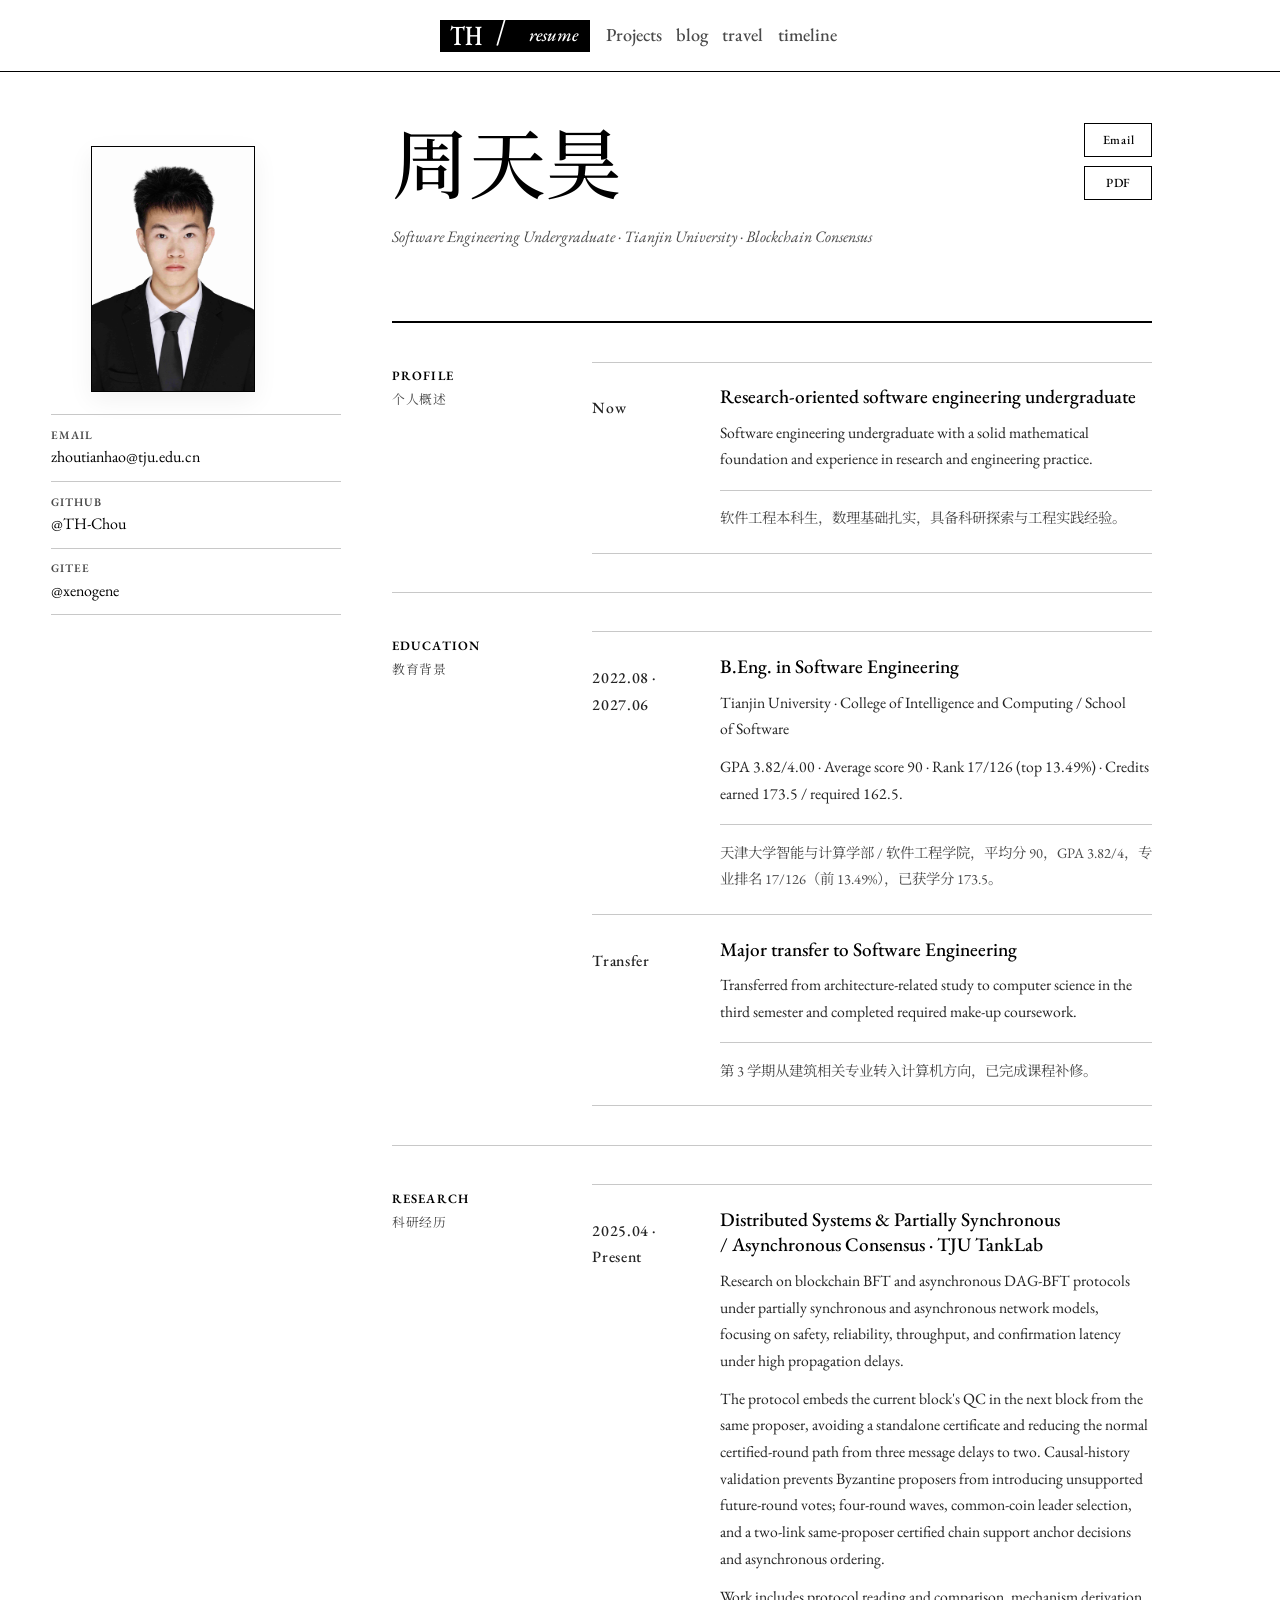
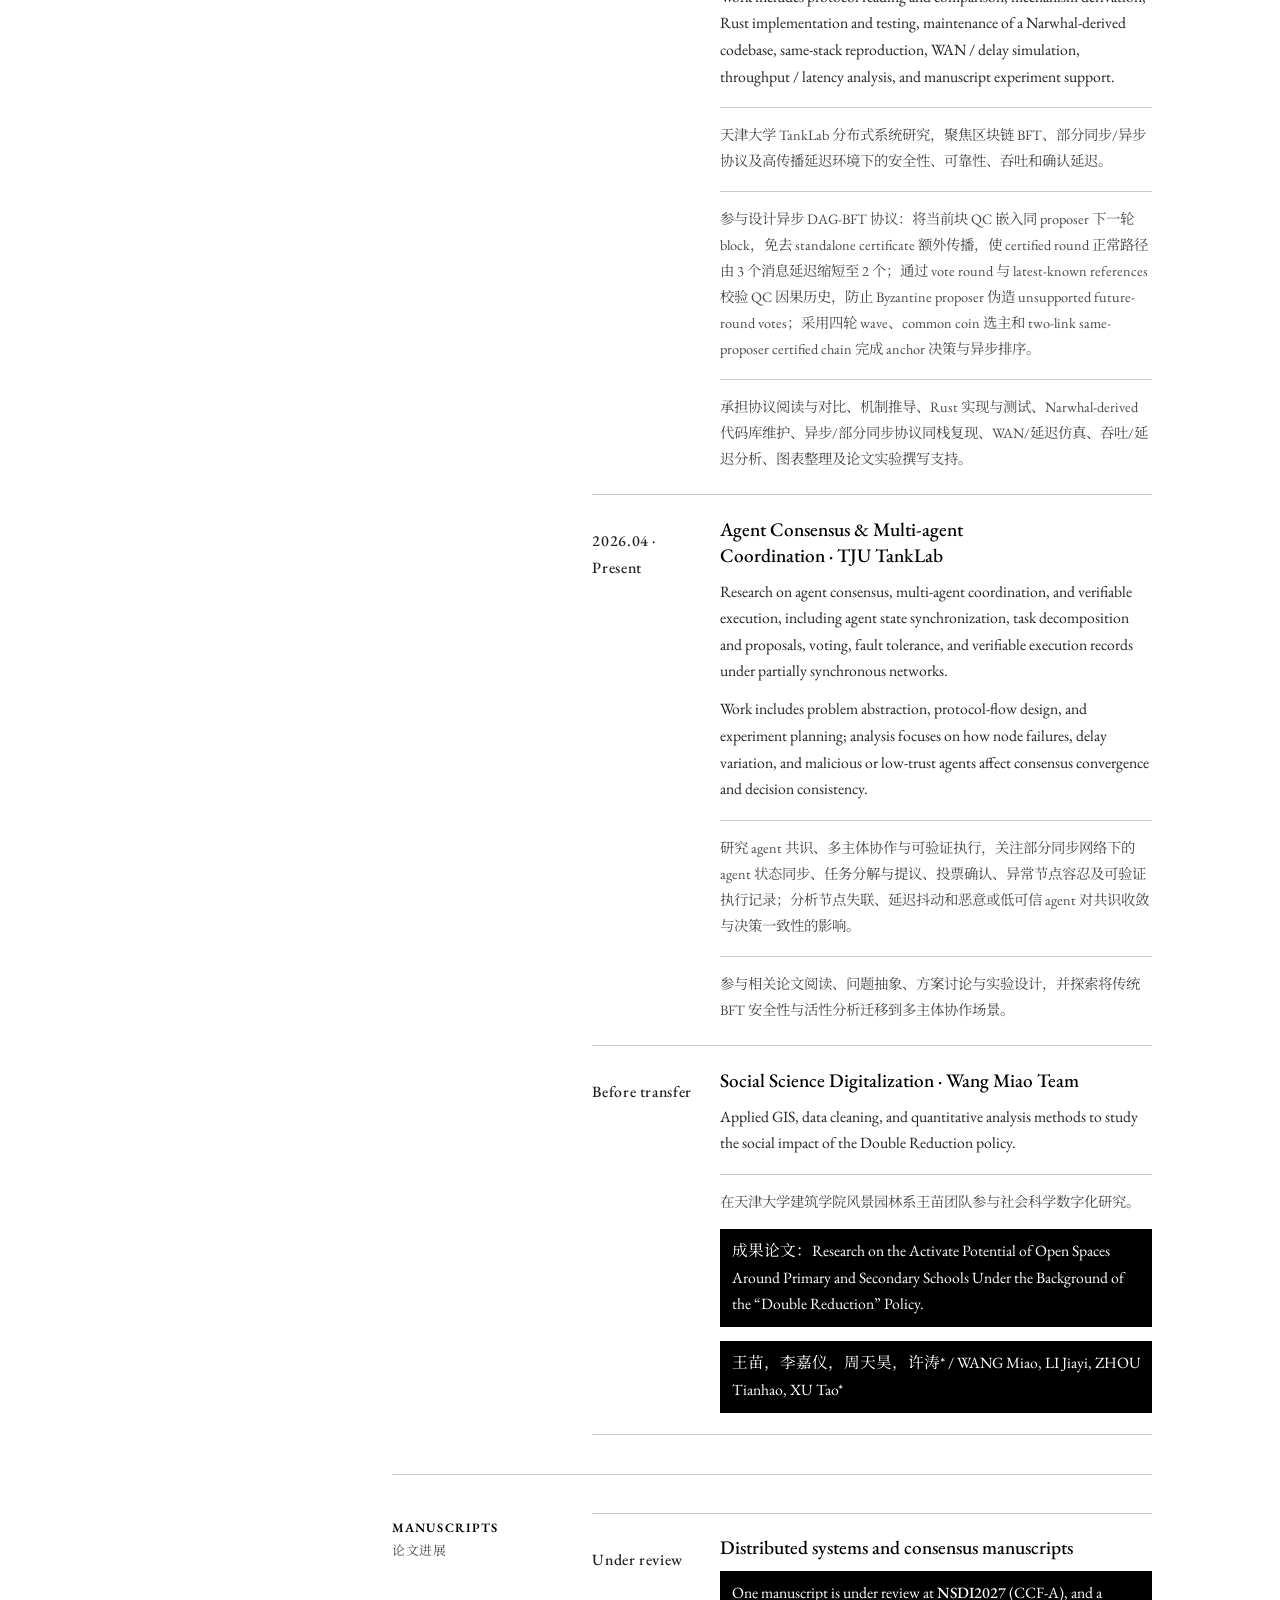
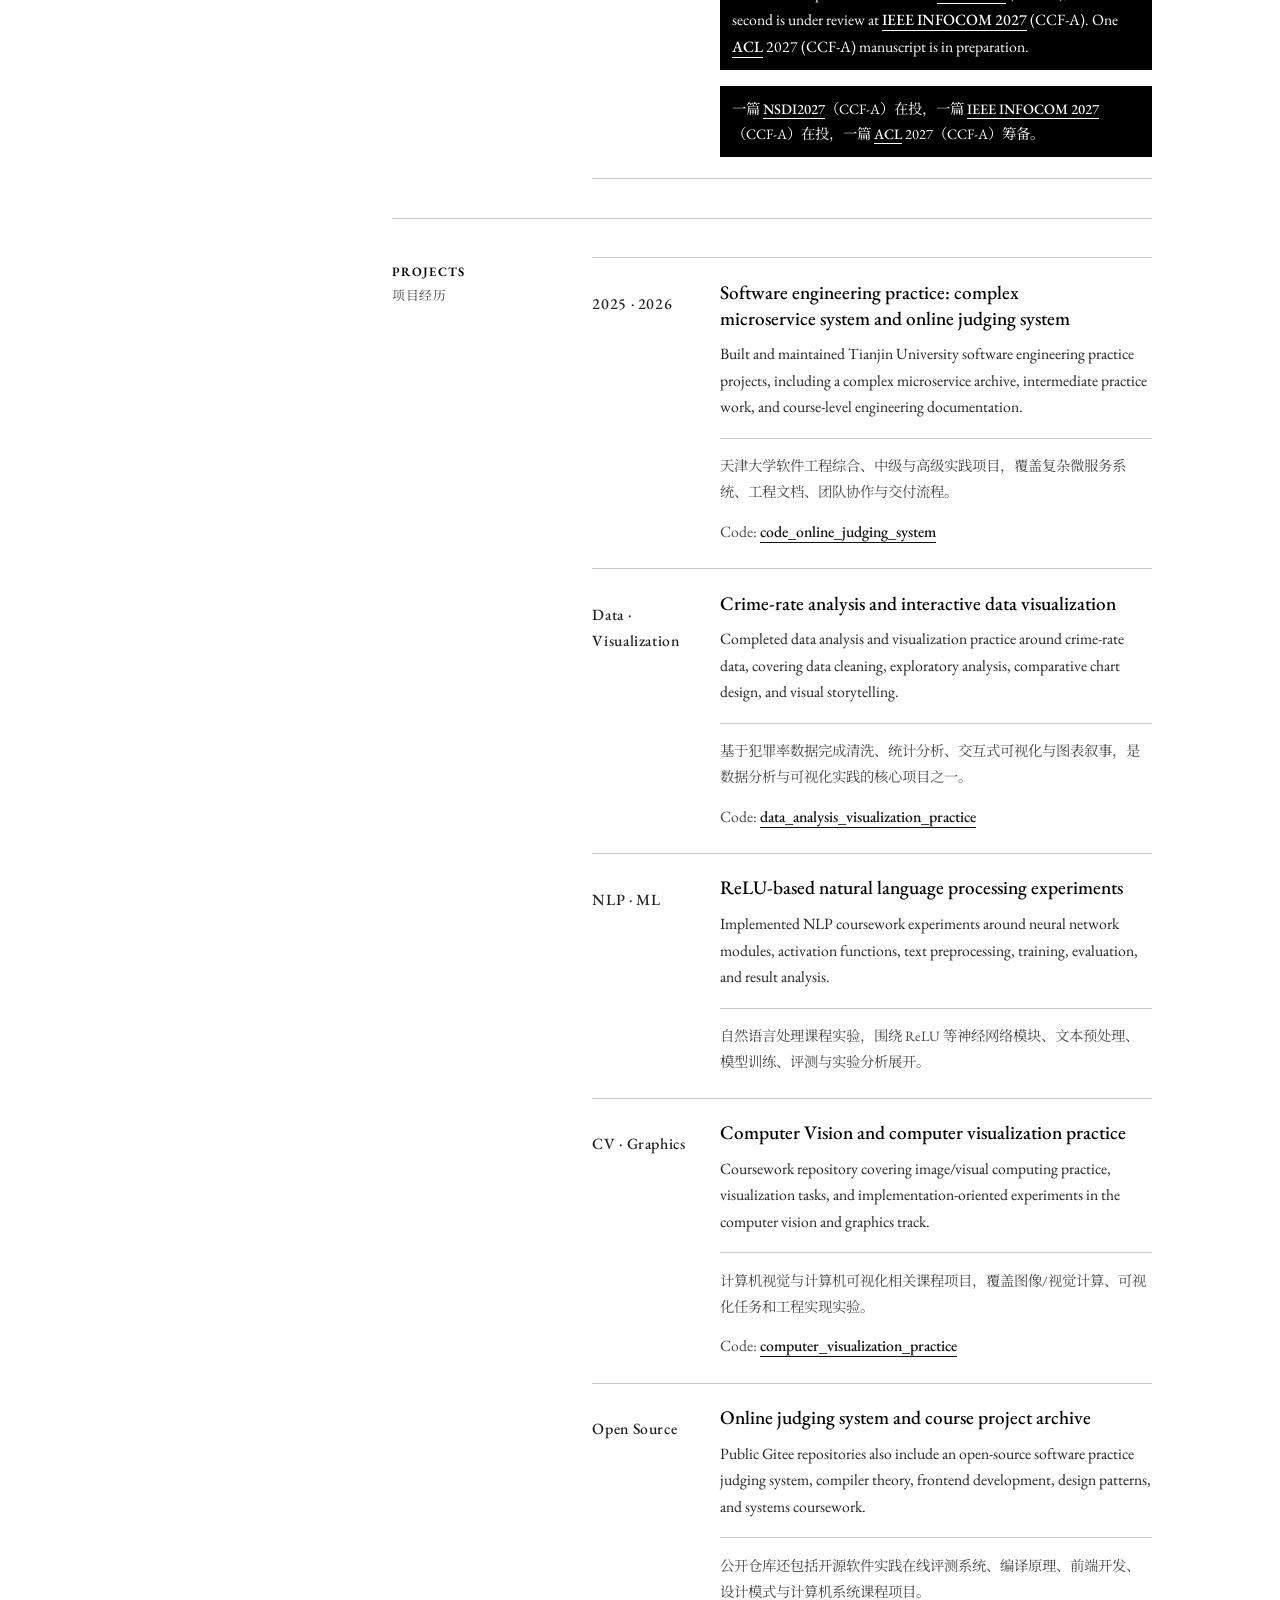
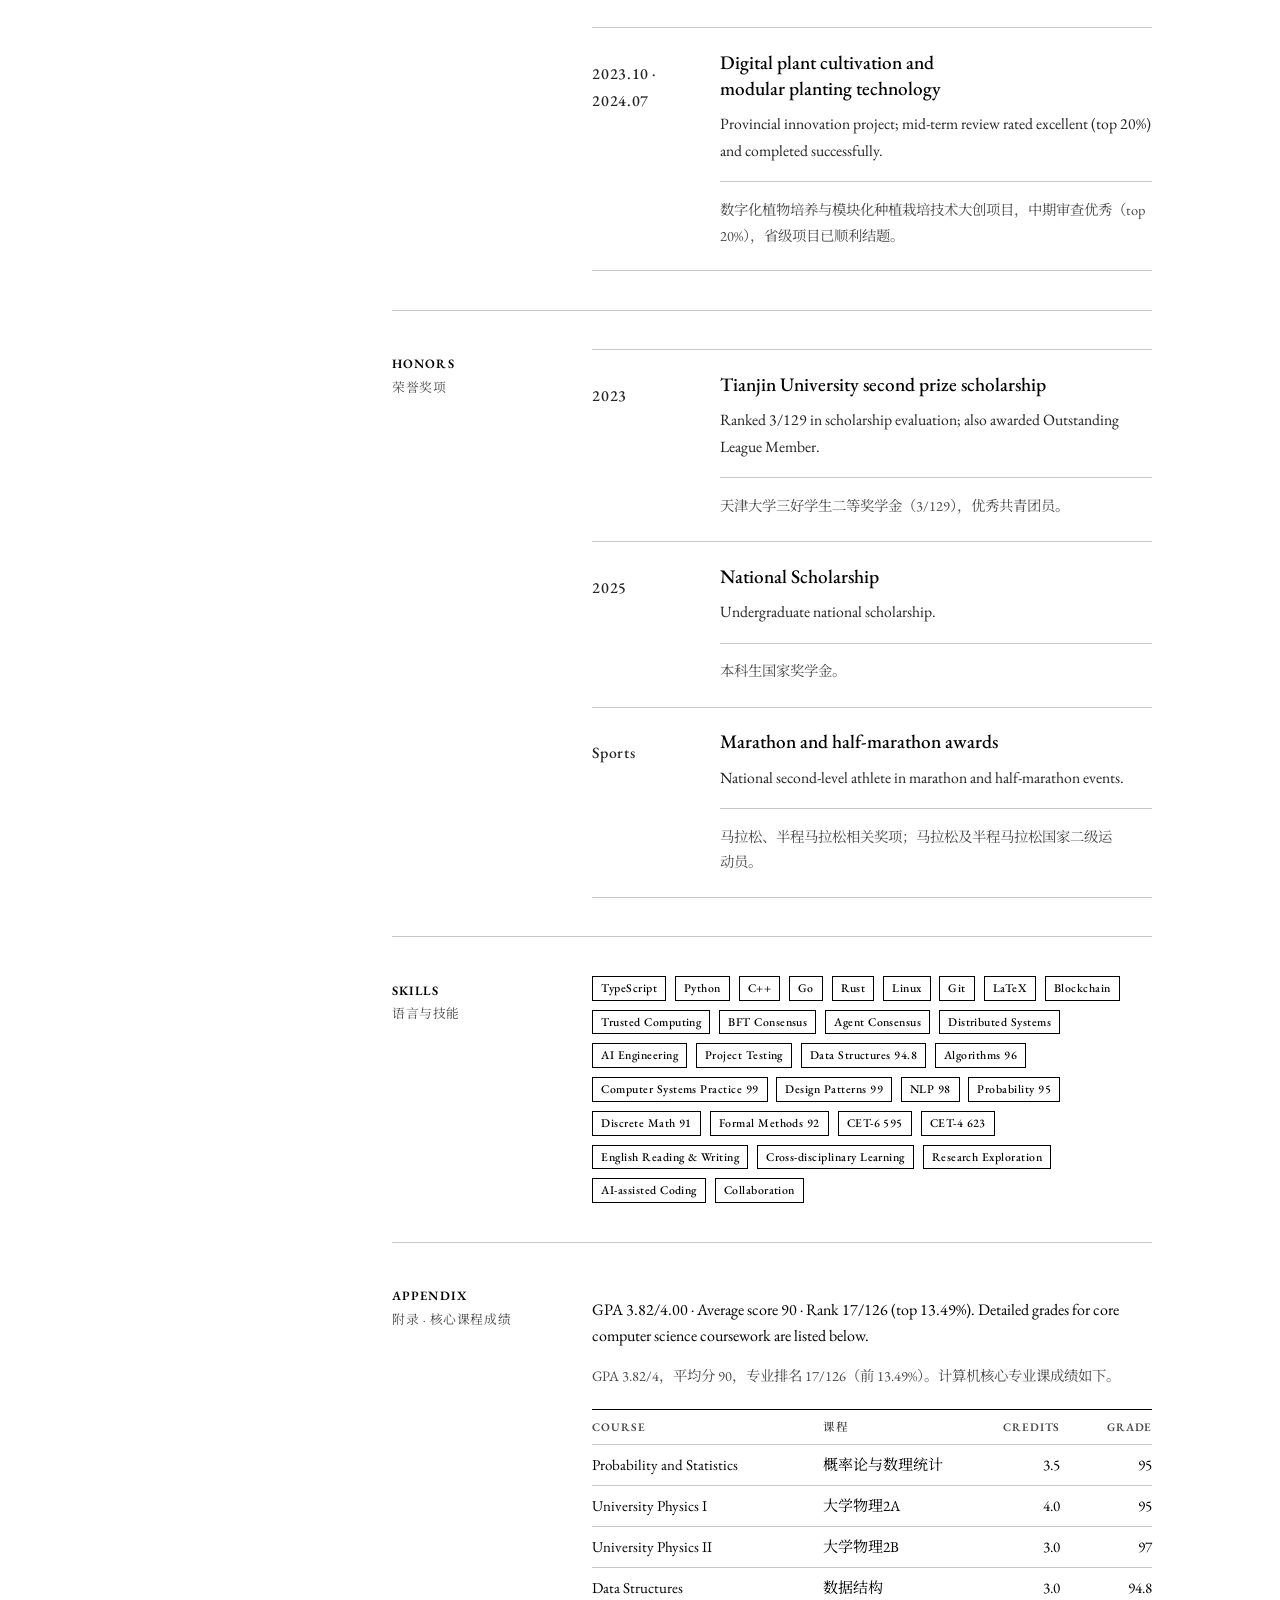
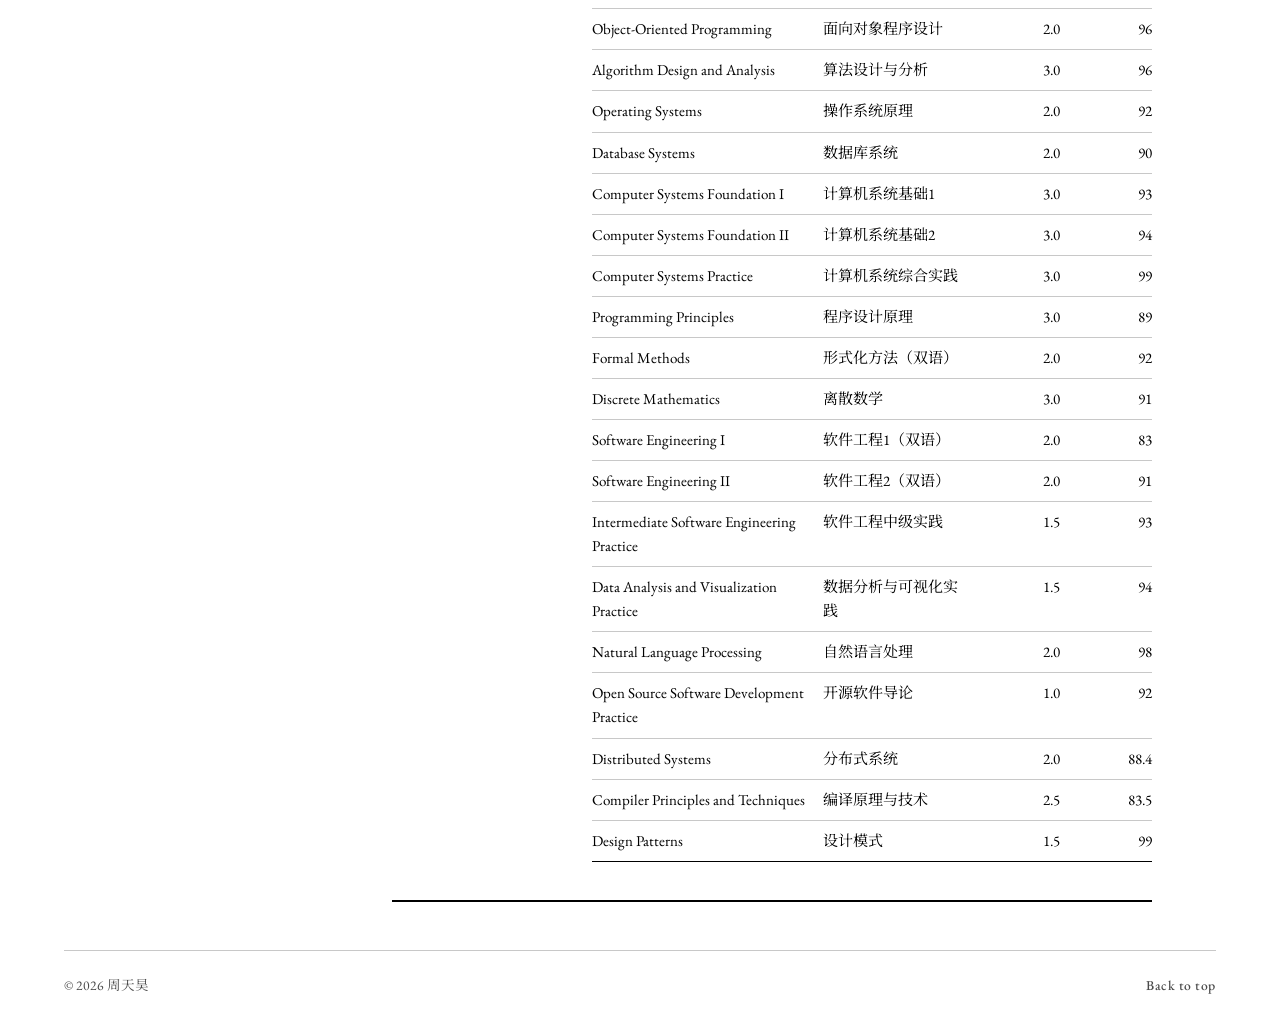
<file: index.html>
<!doctype html>
<html lang="zh-CN">
  <head>
    <meta charset="UTF-8" />
    <meta name="viewport" content="width=device-width, initial-scale=1.0" />
    <meta
      name="description"
      content="周天昊的个人主页：天津大学软件工程本科生，关注区块链共识、可信计算和软件工程实践。"
    />
    <title>周天昊 · Home</title>
    <link rel="preconnect" href="https://fonts.googleapis.com" />
    <link rel="preconnect" href="https://fonts.gstatic.com" crossorigin />
    <link
      href="https://fonts.googleapis.com/css2?family=Cormorant+Garamond:ital,wght@0,500;0,600;1,500&family=EB+Garamond:ital,wght@0,400;0,500;0,600;1,400;1,500&family=Noto+Serif+SC:wght@400;500;600&display=swap"
      rel="stylesheet"
    />
    <link rel="stylesheet" href="styles.css" />
  </head>
  <body data-page="home">
    <header class="site-header" id="top">
      <a class="brand" href="index.html" aria-label="Home"><span class="brand-text"><span class="brand-th">TH</span><span class="brand-slash">/</span></span></a>
      <nav class="nav" aria-label="Primary navigation">
        <a class="is-active nav-link" href="index.html" aria-current="page" data-short="resume" data-route="resume">resume</a>
        <a class="nav-link" href="projects.html" data-short="Projects" data-route="Projects">Projects</a>
        <a class="nav-link" href="writing.html" data-short="blog" data-route="blog">Blog</a>
        <a class="nav-link" href="travel.html" data-short="travel" data-route="travel">Travel</a>
        <a class="nav-link" href="timeline.html" data-short="timeline" data-route="timeline">Timeline</a>
      </nav>
    </header>

    <main class="page-shell">
      <aside class="profile-panel" aria-label="Profile summary">
        <figure class="portrait">
          <img src="assets/profile.jpg" alt="周天昊 portrait" />
        </figure>
        <div class="profile-block">
          <p class="label">Email</p>
          <a href="mailto:zhoutianhao@tju.edu.cn">zhoutianhao@tju.edu.cn</a>
        </div>
        <div class="profile-block">
          <p class="label">GitHub</p>
          <a href="https://github.com/TH-Chou">@TH-Chou</a>
        </div>
        <div class="profile-block">
          <p class="label">Gitee</p>
          <a href="https://gitee.com/xenogene">@xenogene</a>
        </div>
      </aside>

      <section class="content page-enter cv-content">
        <section class="cv-hero">
          <div>
            <h1>周天昊</h1>
            <p>Software Engineering Undergraduate · Tianjin University · Blockchain Consensus</p>
          </div>
          <div class="hero-actions" aria-label="Contact and resume downloads">
            <a class="button" href="mailto:zhoutianhao@tju.edu.cn" aria-label="Contact by email">Email</a>
            <a class="button" href="assets/resume.pdf" download>PDF</a>
          </div>
        </section>

        <section class="cv-section">
          <h2>Profile <span class="cn-label">个人概述</span></h2>
          <div class="cv-list stagger-list">
            <article class="cv-item">
              <p class="cv-time">Now</p>
              <div>
                <h3>Research-oriented software engineering undergraduate</h3>
                <p>
                  Software engineering undergraduate with a solid mathematical foundation and
                  experience in research and engineering practice.
                </p>
                <p class="cn-line">软件工程本科生，数理基础扎实，具备科研探索与工程实践经验。</p>
              </div>
            </article>
          </div>
        </section>

        <section class="cv-section">
          <h2>Education <span class="cn-label">教育背景</span></h2>
          <div class="cv-list stagger-list">
            <article class="cv-item">
              <p class="cv-time">2022.08 · 2027.06</p>
              <div>
                <h3>B.Eng. in Software Engineering</h3>
                <p>Tianjin University · College of Intelligence and Computing / School of Software</p>
                <p>
                  GPA 3.82/4.00 · Average score 90 · Rank 17/126 (top 13.49%) · Credits earned
                  173.5 / required 162.5.
                </p>
                <p class="cn-line">
                  天津大学智能与计算学部 / 软件工程学院，平均分 90，GPA 3.82/4，专业排名
                  17/126（前 13.49%），已获学分 173.5。
                </p>
              </div>
            </article>
            <article class="cv-item">
              <p class="cv-time">Transfer</p>
              <div>
                <h3>Major transfer to Software Engineering</h3>
                <p>
                  Transferred from architecture-related study to computer science in the third
                  semester and completed required make-up coursework.
                </p>
                <p class="cn-line">第 3 学期从建筑相关专业转入计算机方向，已完成课程补修。</p>
              </div>
            </article>
          </div>
        </section>

        <section class="cv-section">
          <h2>Research <span class="cn-label">科研经历</span></h2>
          <div class="cv-list stagger-list">
            <article class="cv-item">
              <p class="cv-time">2025.04 · Present</p>
              <div>
                <h3>Distributed Systems &amp; Partially Synchronous / Asynchronous Consensus · TJU TankLab</h3>
                <p>
                  Research on blockchain BFT and asynchronous DAG-BFT protocols under partially
                  synchronous and asynchronous network models, focusing on safety, reliability,
                  throughput, and confirmation latency under high propagation delays.
                </p>
                <p>
                  The protocol embeds the current block's QC in the next block from the same proposer,
                  avoiding a standalone certificate and reducing the normal certified-round path from
                  three message delays to two. Causal-history validation prevents Byzantine proposers
                  from introducing unsupported future-round votes; four-round waves, common-coin leader
                  selection, and a two-link same-proposer certified chain support anchor decisions and
                  asynchronous ordering.
                </p>
                <p>
                  Work includes protocol reading and comparison, mechanism derivation, Rust
                  implementation and testing, maintenance of a Narwhal-derived codebase, same-stack
                  reproduction, WAN / delay simulation, throughput / latency analysis, and manuscript
                  experiment support.
                </p>
                <p class="cn-line">
                  天津大学 TankLab 分布式系统研究，聚焦区块链 BFT、部分同步/异步协议及高传播延迟环境下的安全性、可靠性、吞吐和确认延迟。
                </p>
                <p class="cn-line">
                  参与设计异步 DAG-BFT 协议：将当前块 QC 嵌入同 proposer 下一轮 block，免去 standalone certificate 额外传播，使 certified round 正常路径由 3 个消息延迟缩短至 2 个；通过 vote round 与 latest-known references 校验 QC 因果历史，防止 Byzantine proposer 伪造 unsupported future-round votes；采用四轮 wave、common coin 选主和 two-link same-proposer certified chain 完成 anchor 决策与异步排序。
                </p>
                <p class="cn-line">
                  承担协议阅读与对比、机制推导、Rust 实现与测试、Narwhal-derived 代码库维护、异步/部分同步协议同栈复现、WAN/延迟仿真、吞吐/延迟分析、图表整理及论文实验撰写支持。
                </p>
              </div>
            </article>
            <article class="cv-item">
              <p class="cv-time">2026.04 · Present</p>
              <div>
                <h3>Agent Consensus &amp; Multi-agent Coordination · TJU TankLab</h3>
                <p>
                  Research on agent consensus, multi-agent coordination, and verifiable execution,
                  including agent state synchronization, task decomposition and proposals, voting,
                  fault tolerance, and verifiable execution records under partially synchronous networks.
                </p>
                <p>
                  Work includes problem abstraction, protocol-flow design, and experiment planning;
                  analysis focuses on how node failures, delay variation, and malicious or low-trust
                  agents affect consensus convergence and decision consistency.
                </p>
                <p class="cn-line">
                  研究 agent 共识、多主体协作与可验证执行，关注部分同步网络下的 agent 状态同步、任务分解与提议、投票确认、异常节点容忍及可验证执行记录；分析节点失联、延迟抖动和恶意或低可信 agent 对共识收敛与决策一致性的影响。
                </p>
                <p class="cn-line">
                  参与相关论文阅读、问题抽象、方案讨论与实验设计，并探索将传统 BFT 安全性与活性分析迁移到多主体协作场景。
                </p>
              </div>
            </article>
            <article class="cv-item">
              <p class="cv-time">Before transfer</p>
              <div>
                <h3>Social Science Digitalization · Wang Miao Team</h3>
                <p>
                  Applied GIS, data cleaning, and quantitative analysis methods to study the social
                  impact of the Double Reduction policy.
                </p>
                <p class="cn-line">在天津大学建筑学院风景园林系王苗团队参与社会科学数字化研究。</p>
                <p class="publication-note highlight-note">
                  成果论文：Research on the Activate Potential of Open Spaces Around Primary and
                  Secondary Schools Under the Background of the “Double Reduction” Policy.
                </p>
                <p class="publication-note highlight-note">
                  王苗，李嘉仪，周天昊，许涛* / WANG Miao, LI Jiayi, ZHOU Tianhao, XU Tao*
                </p>
              </div>
            </article>
          </div>
        </section>

        <section class="cv-section">
          <h2>Manuscripts <span class="cn-label">论文进展</span></h2>
          <div class="cv-list stagger-list">
            <article class="cv-item">
              <p class="cv-time">Under review</p>
              <div>
                <h3>Distributed systems and consensus manuscripts</h3>
                <p class="highlight-note">
                  One manuscript is under review at
                  <a class="inline-link" href="https://dblp.org/db/conf/nsdi">NSDI2027</a>
                  (CCF-A), and a second is under review at
                  <a class="inline-link" href="https://dblp.org/db/conf/infocom">IEEE INFOCOM 2027</a>
                  (CCF-A). One
                  <a class="inline-link" href="https://dblp.org/db/conf/acl">ACL</a>
                  2027 (CCF-A) manuscript is in preparation.
                </p>
                <p class="cn-line highlight-note">
                  一篇 <a class="inline-link" href="https://dblp.org/db/conf/nsdi">NSDI2027</a>（CCF-A）在投，一篇
                  <a class="inline-link" href="https://dblp.org/db/conf/infocom">IEEE INFOCOM 2027</a>（CCF-A）在投，一篇
                  <a class="inline-link" href="https://dblp.org/db/conf/acl">ACL</a> 2027（CCF-A）筹备。
                </p>
              </div>
            </article>
          </div>
        </section>

        <section class="cv-section">
          <h2>Projects <span class="cn-label">项目经历</span></h2>
          <div class="cv-list stagger-list">
            <article class="cv-item">
              <p class="cv-time">2025 · 2026</p>
              <div>
                <h3>Software engineering practice: complex microservice system and online judging system</h3>
                <p>
                  Built and maintained Tianjin University software engineering practice projects,
                  including a complex microservice archive, intermediate practice work, and
                  course-level engineering documentation.
                </p>
                <p class="cn-line">
                  天津大学软件工程综合、中级与高级实践项目，覆盖复杂微服务系统、工程文档、团队协作与交付流程。
                </p>
                <p class="publication-note">
                  Code:
                  <a class="inline-link" href="https://gitee.com/xenogene/code_online_judging_system">code_online_judging_system</a>
                </p>
              </div>
            </article>
            <article class="cv-item">
              <p class="cv-time">Data · Visualization</p>
              <div>
                <h3>Crime-rate analysis and interactive data visualization</h3>
                <p>
                  Completed data analysis and visualization practice around crime-rate data,
                  covering data cleaning, exploratory analysis, comparative chart design, and
                  visual storytelling.
                </p>
                <p class="cn-line">
                  基于犯罪率数据完成清洗、统计分析、交互式可视化与图表叙事，是数据分析与可视化实践的核心项目之一。
                </p>
                <p class="publication-note">
                  Code:
                  <a class="inline-link" href="https://gitee.com/xenogene/data_analysis_visualization_practice">data_analysis_visualization_practice</a>
                </p>
              </div>
            </article>
            <article class="cv-item">
              <p class="cv-time">NLP · ML</p>
              <div>
                <h3>ReLU-based natural language processing experiments</h3>
                <p>
                  Implemented NLP coursework experiments around neural network modules, activation
                  functions, text preprocessing, training, evaluation, and result analysis.
                </p>
                <p class="cn-line">
                  自然语言处理课程实验，围绕 ReLU 等神经网络模块、文本预处理、模型训练、评测与实验分析展开。
                </p>
              </div>
            </article>
            <article class="cv-item">
              <p class="cv-time">CV · Graphics</p>
              <div>
                <h3>Computer Vision and computer visualization practice</h3>
                <p>
                  Coursework repository covering image/visual computing practice, visualization
                  tasks, and implementation-oriented experiments in the computer vision and
                  graphics track.
                </p>
                <p class="cn-line">
                  计算机视觉与计算机可视化相关课程项目，覆盖图像/视觉计算、可视化任务和工程实现实验。
                </p>
                <p class="publication-note">
                  Code:
                  <a class="inline-link" href="https://gitee.com/xenogene/computer_visualization_practice">computer_visualization_practice</a>
                </p>
              </div>
            </article>
            <article class="cv-item">
              <p class="cv-time">Open Source</p>
              <div>
                <h3>Online judging system and course project archive</h3>
                <p>
                  Public Gitee repositories also include an open-source software practice judging
                  system, compiler theory, frontend development, design patterns, and systems
                  coursework.
                </p>
                <p class="cn-line">
                  公开仓库还包括开源软件实践在线评测系统、编译原理、前端开发、设计模式与计算机系统课程项目。
                </p>
              </div>
            </article>
            <article class="cv-item">
              <p class="cv-time">2023.10 · 2024.07</p>
              <div>
                <h3>Digital plant cultivation and modular planting technology</h3>
                <p>
                  Provincial innovation project; mid-term review rated excellent (top 20%) and
                  completed successfully.
                </p>
                <p class="cn-line">
                  数字化植物培养与模块化种植栽培技术大创项目，中期审查优秀（top 20%），省级项目已顺利结题。
                </p>
              </div>
            </article>
          </div>
        </section>

        <section class="cv-section">
          <h2>Honors <span class="cn-label">荣誉奖项</span></h2>
          <div class="cv-list stagger-list">
            <article class="cv-item">
              <p class="cv-time">2023</p>
              <div>
                <h3>Tianjin University second prize scholarship</h3>
                <p>
                  Ranked 3/129 in scholarship evaluation; also awarded Outstanding League Member.
                </p>
                <p class="cn-line">天津大学三好学生二等奖学金（3/129），优秀共青团员。</p>
              </div>
            </article>
            <article class="cv-item">
              <p class="cv-time">2025</p>
              <div>
                <h3>National Scholarship</h3>
                <p>Undergraduate national scholarship.</p>
                <p class="cn-line">本科生国家奖学金。</p>
              </div>
            </article>
            <article class="cv-item">
              <p class="cv-time">Sports</p>
              <div>
                <h3>Marathon and half-marathon awards</h3>
                <p>National second-level athlete in marathon and half-marathon events.</p>
                <p class="cn-line">马拉松、半程马拉松相关奖项；马拉松及半程马拉松国家二级运动员。</p>
              </div>
            </article>
          </div>
        </section>

        <section class="cv-section">
          <h2>Skills <span class="cn-label">语言与技能</span></h2>
          <div class="skill-grid">
            <span>TypeScript</span>
            <span>Python</span>
            <span>C++</span>
            <span>Go</span>
            <span>Rust</span>
            <span>Linux</span>
            <span>Git</span>
            <span>LaTeX</span>
            <span>Blockchain</span>
            <span>Trusted Computing</span>
            <span>BFT Consensus</span>
            <span>Agent Consensus</span>
            <span>Distributed Systems</span>
            <span>AI Engineering</span>
            <span>Project Testing</span>
            <span>Data Structures 94.8</span>
            <span>Algorithms 96</span>
            <span>Computer Systems Practice 99</span>
            <span>Design Patterns 99</span>
            <span>NLP 98</span>
            <span>Probability 95</span>
            <span>Discrete Math 91</span>
            <span>Formal Methods 92</span>
            <span>CET-6 595</span>
            <span>CET-4 623</span>
            <span>English Reading &amp; Writing</span>
            <span>Cross-disciplinary Learning</span>
            <span>Research Exploration</span>
            <span>AI-assisted Coding</span>
            <span>Collaboration</span>
          </div>
        </section>

        <section class="cv-section appendix-section">
          <h2>Appendix <span class="cn-label">附录 · 核心课程成绩</span></h2>
          <div>
            <p>
              GPA 3.82/4.00 · Average score 90 · Rank 17/126 (top 13.49%). Detailed grades for
              core computer science coursework are listed below.
            </p>
            <p class="cn-line">
              GPA 3.82/4，平均分 90，专业排名 17/126（前 13.49%）。计算机核心专业课成绩如下。
            </p>
            <div class="grade-table" aria-label="Core computer science course grades">
              <div class="grade-row grade-head">
                <span>Course</span>
                <span>课程</span>
                <span>Credits</span>
                <span>Grade</span>
              </div>
              <div class="grade-row">
                <span>Probability and Statistics</span>
                <span>概率论与数理统计</span>
                <span>3.5</span>
                <span>95</span>
              </div>
              <div class="grade-row">
                <span>University Physics I</span>
                <span>大学物理2A</span>
                <span>4.0</span>
                <span>95</span>
              </div>
              <div class="grade-row">
                <span>University Physics II</span>
                <span>大学物理2B</span>
                <span>3.0</span>
                <span>97</span>
              </div>
              <div class="grade-row">
                <span>Data Structures</span>
                <span>数据结构</span>
                <span>3.0</span>
                <span>94.8</span>
              </div>
              <div class="grade-row">
                <span>Object-Oriented Programming</span>
                <span>面向对象程序设计</span>
                <span>2.0</span>
                <span>96</span>
              </div>
              <div class="grade-row">
                <span>Algorithm Design and Analysis</span>
                <span>算法设计与分析</span>
                <span>3.0</span>
                <span>96</span>
              </div>
              <div class="grade-row">
                <span>Operating Systems</span>
                <span>操作系统原理</span>
                <span>2.0</span>
                <span>92</span>
              </div>
              <div class="grade-row">
                <span>Database Systems</span>
                <span>数据库系统</span>
                <span>2.0</span>
                <span>90</span>
              </div>
              <div class="grade-row">
                <span>Computer Systems Foundation I</span>
                <span>计算机系统基础1</span>
                <span>3.0</span>
                <span>93</span>
              </div>
              <div class="grade-row">
                <span>Computer Systems Foundation II</span>
                <span>计算机系统基础2</span>
                <span>3.0</span>
                <span>94</span>
              </div>
              <div class="grade-row">
                <span>Computer Systems Practice</span>
                <span>计算机系统综合实践</span>
                <span>3.0</span>
                <span>99</span>
              </div>
              <div class="grade-row">
                <span>Programming Principles</span>
                <span>程序设计原理</span>
                <span>3.0</span>
                <span>89</span>
              </div>
              <div class="grade-row">
                <span>Formal Methods</span>
                <span>形式化方法（双语）</span>
                <span>2.0</span>
                <span>92</span>
              </div>
              <div class="grade-row">
                <span>Discrete Mathematics</span>
                <span>离散数学</span>
                <span>3.0</span>
                <span>91</span>
              </div>
              <div class="grade-row">
                <span>Software Engineering I</span>
                <span>软件工程1（双语）</span>
                <span>2.0</span>
                <span>83</span>
              </div>
              <div class="grade-row">
                <span>Software Engineering II</span>
                <span>软件工程2（双语）</span>
                <span>2.0</span>
                <span>91</span>
              </div>
              <div class="grade-row">
                <span>Intermediate Software Engineering Practice</span>
                <span>软件工程中级实践</span>
                <span>1.5</span>
                <span>93</span>
              </div>
              <div class="grade-row">
                <span>Data Analysis and Visualization Practice</span>
                <span>数据分析与可视化实践</span>
                <span>1.5</span>
                <span>94</span>
              </div>
              <div class="grade-row">
                <span>Natural Language Processing</span>
                <span>自然语言处理</span>
                <span>2.0</span>
                <span>98</span>
              </div>
              <div class="grade-row">
                <span>Open Source Software Development Practice</span>
                <span>开源软件导论</span>
                <span>1.0</span>
                <span>92</span>
              </div>
              <div class="grade-row">
                <span>Distributed Systems</span>
                <span>分布式系统</span>
                <span>2.0</span>
                <span>88.4</span>
              </div>
              <div class="grade-row">
                <span>Compiler Principles and Techniques</span>
                <span>编译原理与技术</span>
                <span>2.5</span>
                <span>83.5</span>
              </div>
              <div class="grade-row">
                <span>Design Patterns</span>
                <span>设计模式</span>
                <span>1.5</span>
                <span>99</span>
              </div>
            </div>
          </div>
        </section>
      </section>
    </main>

    <footer class="footer">
      <span>© 2026 周天昊</span>
      <a href="#top">Back to top</a>
    </footer>
    <script src="nav.js"></script>
  </body>
</html>
</file>
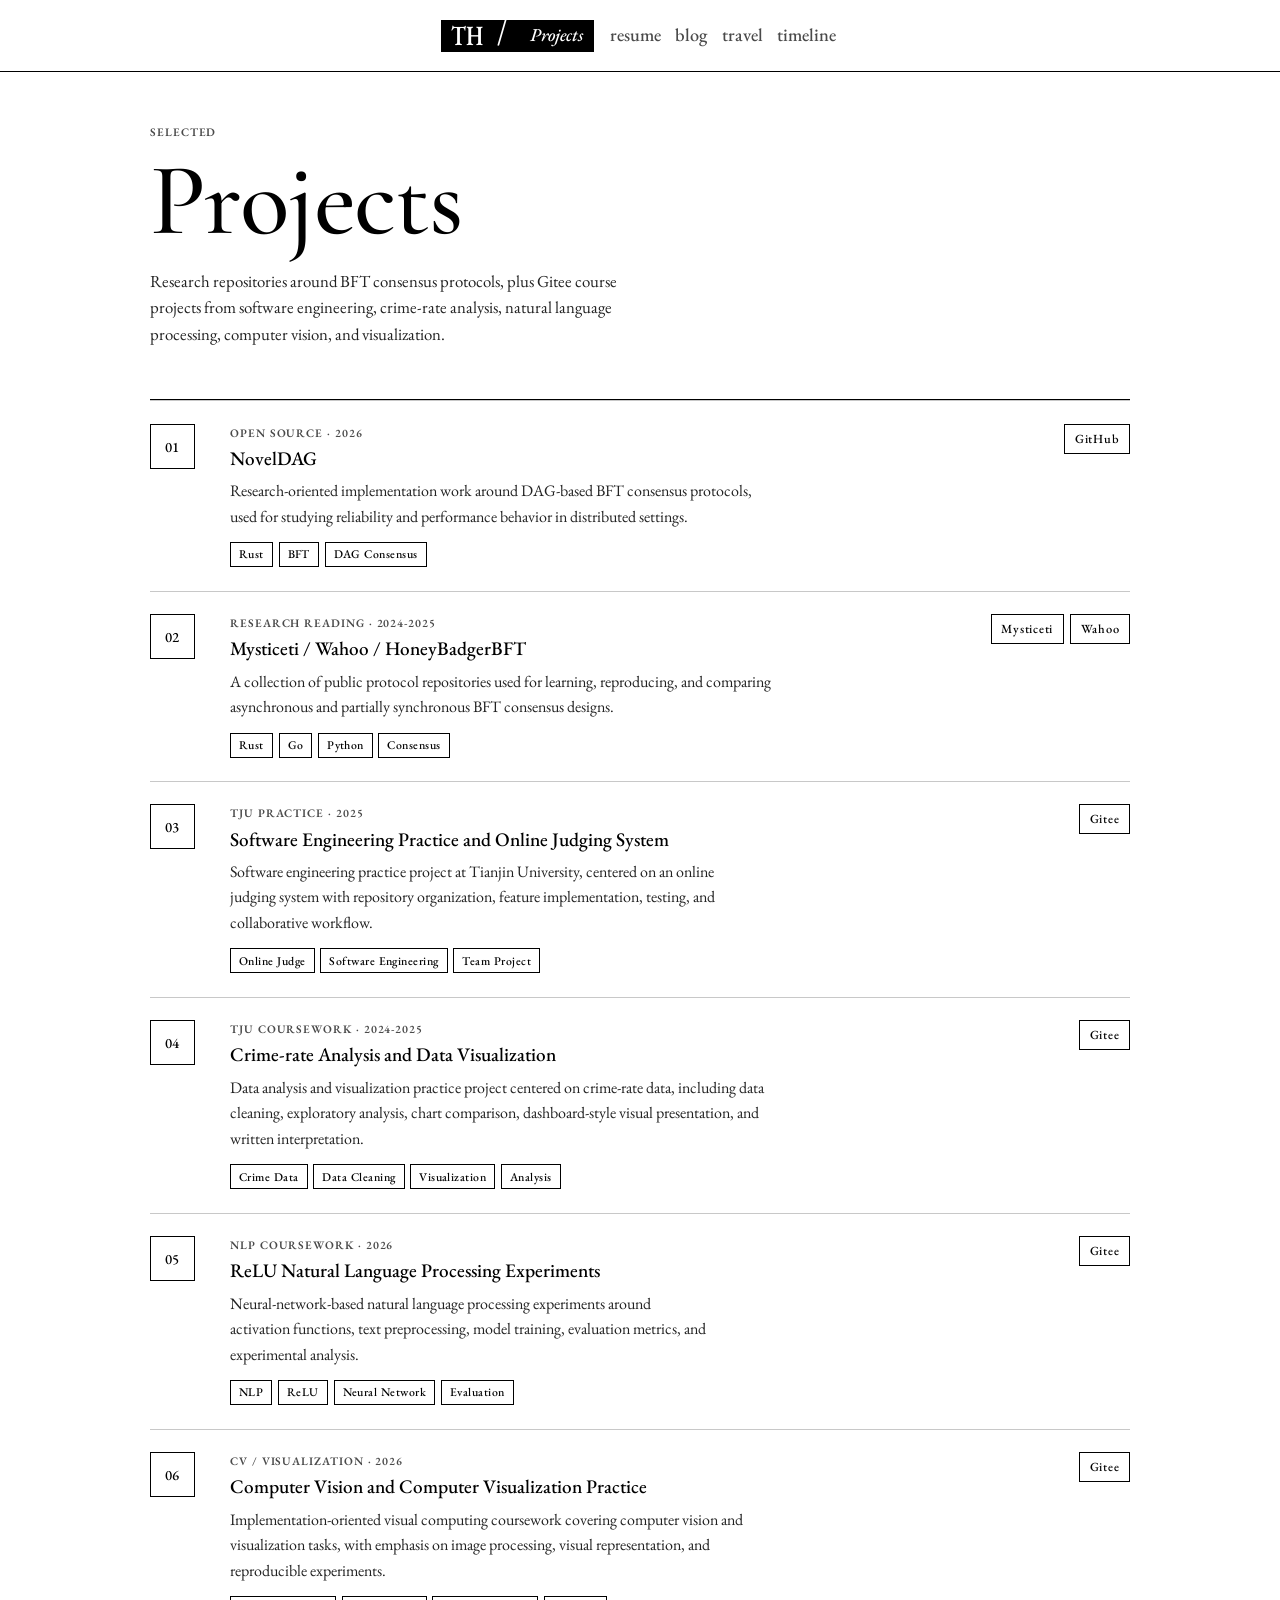
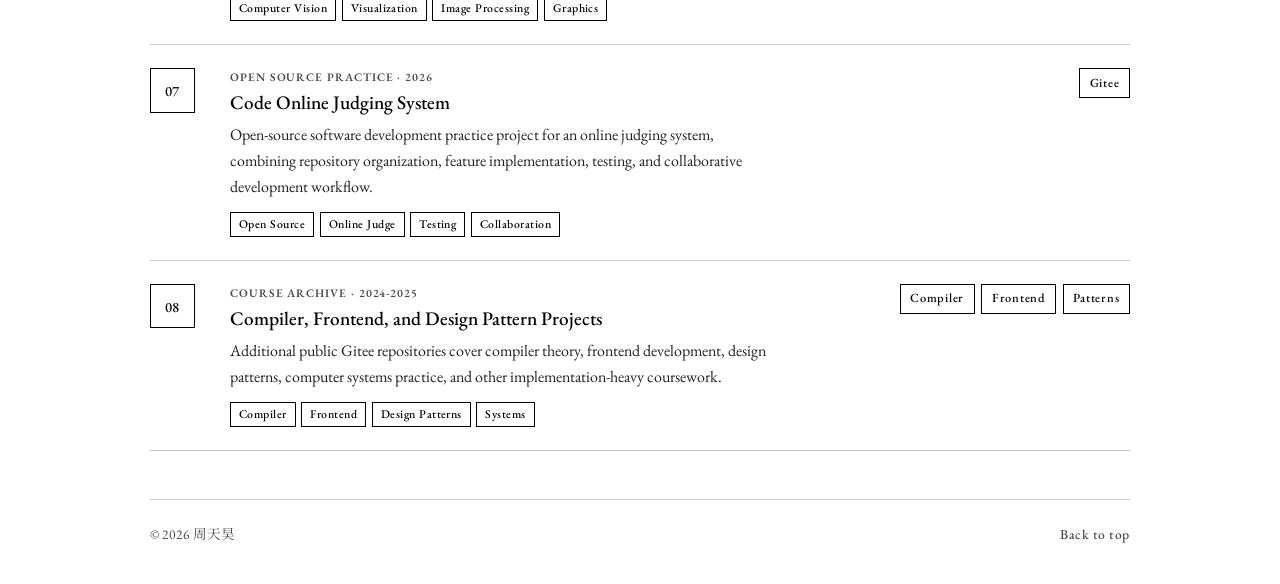
<file: projects.html>
<!doctype html>
<html lang="zh-CN">
  <head>
    <meta charset="UTF-8" />
    <meta name="viewport" content="width=device-width, initial-scale=1.0" />
    <meta name="description" content="周天昊的科研代码与软件工程课程项目。" />
    <title>周天昊 · Projects</title>
    <link rel="preconnect" href="https://fonts.googleapis.com" />
    <link rel="preconnect" href="https://fonts.gstatic.com" crossorigin />
    <link
      href="https://fonts.googleapis.com/css2?family=Cormorant+Garamond:ital,wght@0,500;0,600;1,500&family=EB+Garamond:ital,wght@0,400;0,500;0,600;1,400;1,500&family=Noto+Serif+SC:wght@400;500;600&display=swap"
      rel="stylesheet"
    />
    <link rel="stylesheet" href="styles.css" />
  </head>
  <body data-page="projects">
    <header class="site-header" id="top">
      <a class="brand" href="index.html" aria-label="Home"><span class="brand-text"><span class="brand-th">TH</span><span class="brand-slash">/</span></span></a>
      <nav class="nav" aria-label="Primary navigation">
        <a class="nav-link" href="index.html" data-short="resume" data-route="resume">resume</a>
        <a class="is-active nav-link" href="projects.html" aria-current="page" data-short="Projects" data-route="Projects">Projects</a>
        <a class="nav-link" href="writing.html" data-short="blog" data-route="blog">Blog</a>
        <a class="nav-link" href="travel.html" data-short="travel" data-route="travel">Travel</a>
        <a class="nav-link" href="timeline.html" data-short="timeline" data-route="timeline">Timeline</a>
      </nav>
    </header>

    <main class="single-shell page-enter">
      <section class="page-title">
        <p class="eyebrow">Selected</p>
        <h1>Projects</h1>
        <p>
          Research repositories around BFT consensus protocols, plus Gitee
          course projects from software engineering, crime-rate analysis,
          natural language processing, computer vision, and visualization.
        </p>
      </section>

      <section class="project-list stagger-list" aria-label="Project list">
        <article class="project project-rich">
          <div class="project-mark" aria-hidden="true">01</div>
          <div>
            <p class="meta">Open Source · 2026</p>
            <h2>NovelDAG</h2>
            <p>
              Research-oriented implementation work around DAG-based BFT
              consensus protocols, used for studying reliability and performance
              behavior in distributed settings.
            </p>
            <div class="tag-row">
              <span>Rust</span>
              <span>BFT</span>
              <span>DAG Consensus</span>
            </div>
          </div>
          <div class="links">
            <a href="https://github.com/TH-Chou/NovelDAG">GitHub</a>
          </div>
        </article>

        <article class="project project-rich">
          <div class="project-mark" aria-hidden="true">02</div>
          <div>
            <p class="meta">Research Reading · 2024-2025</p>
            <h2>Mysticeti / Wahoo / HoneyBadgerBFT</h2>
            <p>
              A collection of public protocol repositories used for learning,
              reproducing, and comparing asynchronous and partially synchronous
              BFT consensus designs.
            </p>
            <div class="tag-row">
              <span>Rust</span>
              <span>Go</span>
              <span>Python</span>
              <span>Consensus</span>
            </div>
          </div>
          <div class="links">
            <a href="https://github.com/TH-Chou/Mysticeti">Mysticeti</a>
            <a href="https://github.com/TH-Chou/Wahoo">Wahoo</a>
          </div>
        </article>

        <article class="project project-rich">
          <div class="project-mark" aria-hidden="true">03</div>
          <div>
            <p class="meta">TJU Practice · 2025</p>
            <h2>Software Engineering Practice and Online Judging System</h2>
            <p>
              Software engineering practice project at Tianjin University,
              centered on an online judging system with repository organization,
              feature implementation, testing, and collaborative workflow.
            </p>
            <div class="tag-row">
              <span>Online Judge</span>
              <span>Software Engineering</span>
              <span>Team Project</span>
            </div>
          </div>
          <div class="links">
            <a href="https://gitee.com/xenogene/code_online_judging_system">Gitee</a>
          </div>
        </article>

        <article class="project project-rich">
          <div class="project-mark" aria-hidden="true">04</div>
          <div>
            <p class="meta">TJU Coursework · 2024-2025</p>
            <h2>Crime-rate Analysis and Data Visualization</h2>
            <p>
              Data analysis and visualization practice project centered on
              crime-rate data, including data cleaning, exploratory analysis,
              chart comparison, dashboard-style visual presentation, and
              written interpretation.
            </p>
            <div class="tag-row">
              <span>Crime Data</span>
              <span>Data Cleaning</span>
              <span>Visualization</span>
              <span>Analysis</span>
            </div>
          </div>
          <div class="links">
            <a href="https://gitee.com/xenogene/data_analysis_visualization_practice">Gitee</a>
          </div>
        </article>

        <article class="project project-rich">
          <div class="project-mark" aria-hidden="true">05</div>
          <div>
            <p class="meta">NLP Coursework · 2026</p>
            <h2>ReLU Natural Language Processing Experiments</h2>
            <p>
              Neural-network-based natural language processing experiments
              around activation functions, text preprocessing, model training,
              evaluation metrics, and experimental analysis.
            </p>
            <div class="tag-row">
              <span>NLP</span>
              <span>ReLU</span>
              <span>Neural Network</span>
              <span>Evaluation</span>
            </div>
          </div>
          <div class="links">
            <a href="https://gitee.com/xenogene">Gitee</a>
          </div>
        </article>

        <article class="project project-rich">
          <div class="project-mark" aria-hidden="true">06</div>
          <div>
            <p class="meta">CV / Visualization · 2026</p>
            <h2>Computer Vision and Computer Visualization Practice</h2>
            <p>
              Implementation-oriented visual computing coursework covering
              computer vision and visualization tasks, with emphasis on image
              processing, visual representation, and reproducible experiments.
            </p>
            <div class="tag-row">
              <span>Computer Vision</span>
              <span>Visualization</span>
              <span>Image Processing</span>
              <span>Graphics</span>
            </div>
          </div>
          <div class="links">
            <a href="https://gitee.com/xenogene/computer_visualization_practice">Gitee</a>
          </div>
        </article>

        <article class="project project-rich">
          <div class="project-mark" aria-hidden="true">07</div>
          <div>
            <p class="meta">Open Source Practice · 2026</p>
            <h2>Code Online Judging System</h2>
            <p>
              Open-source software development practice project for an online
              judging system, combining repository organization, feature
              implementation, testing, and collaborative development workflow.
            </p>
            <div class="tag-row">
              <span>Open Source</span>
              <span>Online Judge</span>
              <span>Testing</span>
              <span>Collaboration</span>
            </div>
          </div>
          <div class="links">
            <a href="https://gitee.com/xenogene/code_online_judging_system">Gitee</a>
          </div>
        </article>

        <article class="project project-rich">
          <div class="project-mark" aria-hidden="true">08</div>
          <div>
            <p class="meta">Course Archive · 2024-2025</p>
            <h2>Compiler, Frontend, and Design Pattern Projects</h2>
            <p>
              Additional public Gitee repositories cover compiler theory,
              frontend development, design patterns, computer systems practice,
              and other implementation-heavy coursework.
            </p>
            <div class="tag-row">
              <span>Compiler</span>
              <span>Frontend</span>
              <span>Design Patterns</span>
              <span>Systems</span>
            </div>
          </div>
          <div class="links">
            <a href="https://gitee.com/xenogene/compile_theory_practice">Compiler</a>
            <a href="https://gitee.com/xenogene/front_end_dev">Frontend</a>
            <a href="https://gitee.com/xenogene/design_pattern">Patterns</a>
          </div>
        </article>
      </section>
    </main>

    <footer class="footer single-footer">
      <span>© 2026 周天昊</span>
      <a href="#top">Back to top</a>
    </footer>
    <script src="nav.js"></script>
  </body>
</html>
</file>
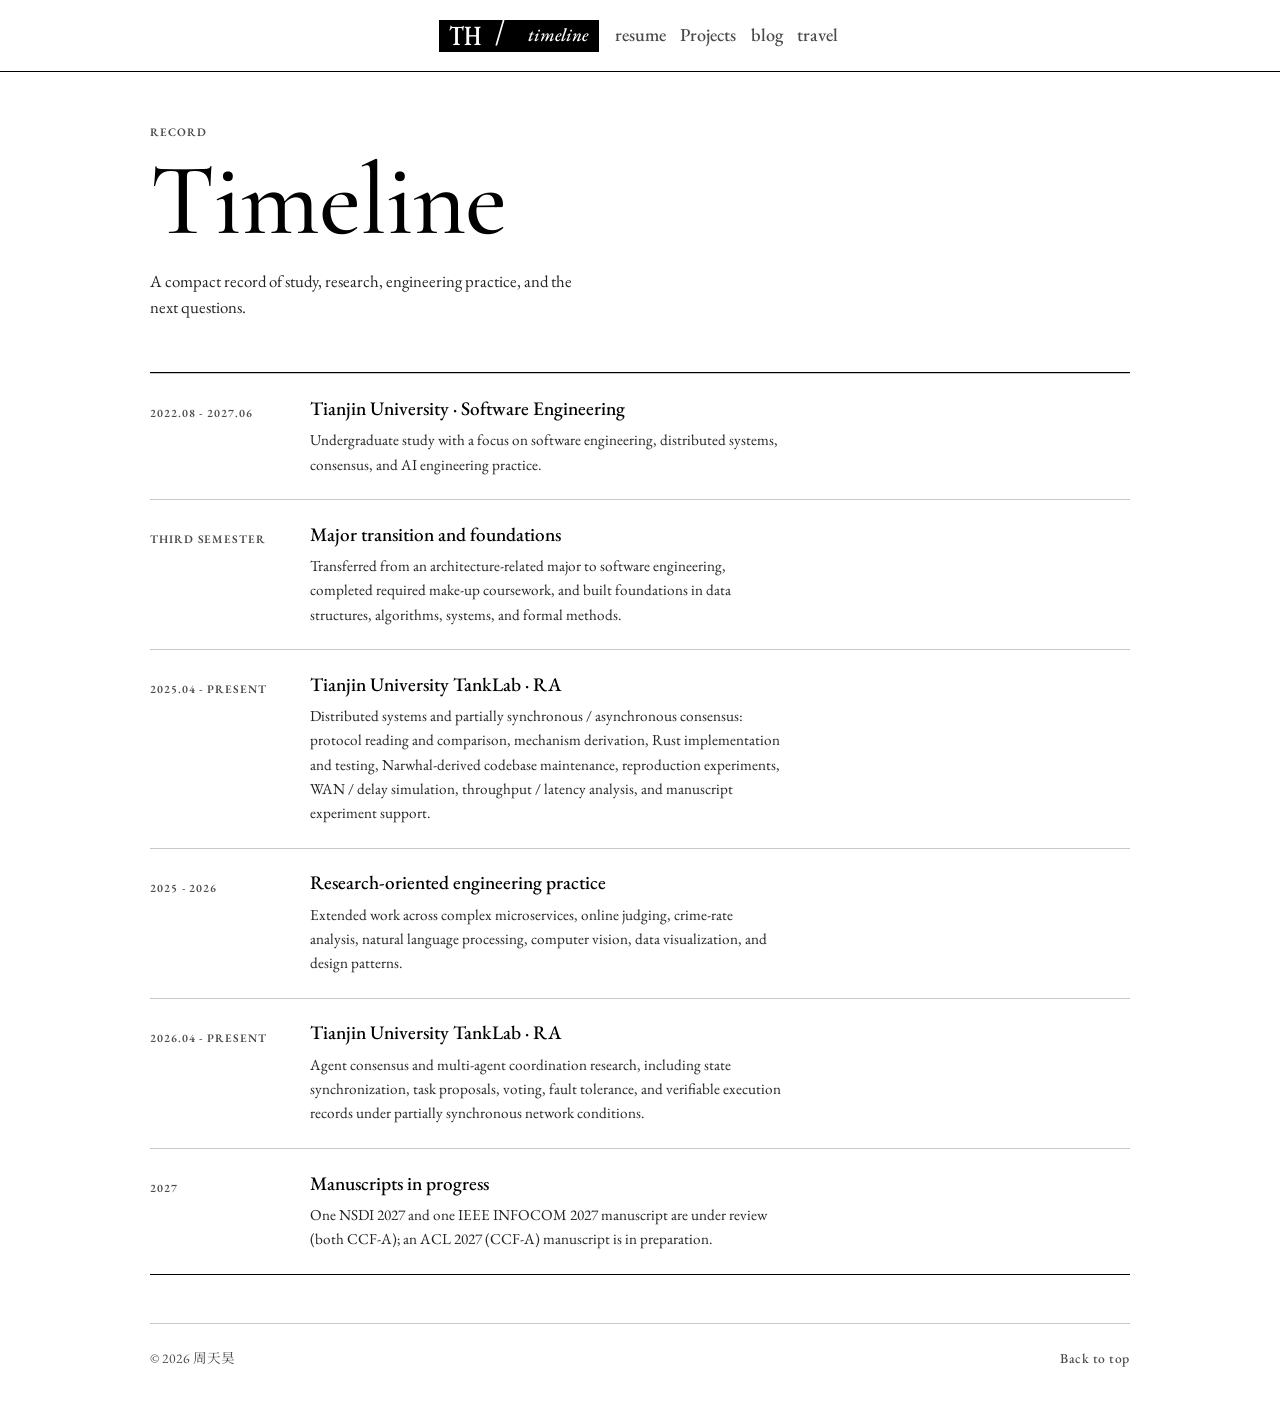
<file: timeline.html>
<!doctype html>
<html lang="zh-CN">
  <head>
    <meta charset="UTF-8" />
    <meta name="viewport" content="width=device-width, initial-scale=1.0" />
    <meta name="description" content="周天昊的学习、研究与工程实践时间线。" />
    <title>周天昊 · Timeline</title>
    <link rel="preconnect" href="https://fonts.googleapis.com" />
    <link rel="preconnect" href="https://fonts.gstatic.com" crossorigin />
    <link
      href="https://fonts.googleapis.com/css2?family=Cormorant+Garamond:ital,wght@0,500;0,600;1,500&family=EB+Garamond:ital,wght@0,400;0,500;0,600;1,400;1,500&family=Noto+Serif+SC:wght@400;500;600&display=swap"
      rel="stylesheet"
    />
    <link rel="stylesheet" href="styles.css" />
  </head>
  <body data-page="timeline">
    <header class="site-header" id="top">
      <a class="brand" href="index.html" aria-label="Home"><span class="brand-text"><span class="brand-th">TH</span><span class="brand-slash">/</span></span></a>
      <nav class="nav" aria-label="Primary navigation">
        <a class="nav-link" href="index.html" data-short="resume" data-route="resume">resume</a>
        <a class="nav-link" href="projects.html" data-short="Projects" data-route="Projects">Projects</a>
        <a class="nav-link" href="writing.html" data-short="blog" data-route="blog">Blog</a>
        <a class="nav-link" href="travel.html" data-short="travel" data-route="travel">Travel</a>
        <a class="is-active nav-link" href="timeline.html" aria-current="page" data-short="timeline" data-route="timeline">Timeline</a>
      </nav>
    </header>

    <main class="single-shell page-enter">
      <section class="page-title">
        <p class="eyebrow">Record</p>
        <h1>Timeline</h1>
        <p>A compact record of study, research, engineering practice, and the next questions.</p>
      </section>

      <section class="timeline timeline-dense stagger-list" aria-label="Personal timeline">
        <article class="timeline-item">
          <p class="meta">2022.08 - 2027.06</p>
          <div>
            <h3>Tianjin University · Software Engineering</h3>
            <p>Undergraduate study with a focus on software engineering, distributed systems, consensus, and AI engineering practice.</p>
          </div>
        </article>
        <article class="timeline-item">
          <p class="meta">Third semester</p>
          <div>
            <h3>Major transition and foundations</h3>
            <p>Transferred from an architecture-related major to software engineering, completed required make-up coursework, and built foundations in data structures, algorithms, systems, and formal methods.</p>
          </div>
        </article>
        <article class="timeline-item">
          <p class="meta">2025.04 - Present</p>
          <div>
            <h3>Tianjin University TankLab · RA</h3>
            <p>Distributed systems and partially synchronous / asynchronous consensus: protocol reading and comparison, mechanism derivation, Rust implementation and testing, Narwhal-derived codebase maintenance, reproduction experiments, WAN / delay simulation, throughput / latency analysis, and manuscript experiment support.</p>
          </div>
        </article>
        <article class="timeline-item">
          <p class="meta">2025 - 2026</p>
          <div>
            <h3>Research-oriented engineering practice</h3>
            <p>Extended work across complex microservices, online judging, crime-rate analysis, natural language processing, computer vision, data visualization, and design patterns.</p>
          </div>
        </article>
        <article class="timeline-item">
          <p class="meta">2026.04 - Present</p>
          <div>
            <h3>Tianjin University TankLab · RA</h3>
            <p>Agent consensus and multi-agent coordination research, including state synchronization, task proposals, voting, fault tolerance, and verifiable execution records under partially synchronous network conditions.</p>
          </div>
        </article>
        <article class="timeline-item">
          <p class="meta">2027</p>
          <div>
            <h3>Manuscripts in progress</h3>
            <p>One NSDI 2027 and one IEEE INFOCOM 2027 manuscript are under review (both CCF-A); an ACL 2027 (CCF-A) manuscript is in preparation.</p>
          </div>
        </article>
      </section>
    </main>

    <footer class="footer single-footer">
      <span>© 2026 周天昊</span>
      <a href="#top">Back to top</a>
    </footer>
    <script src="nav.js"></script>
  </body>
</html>
</file>
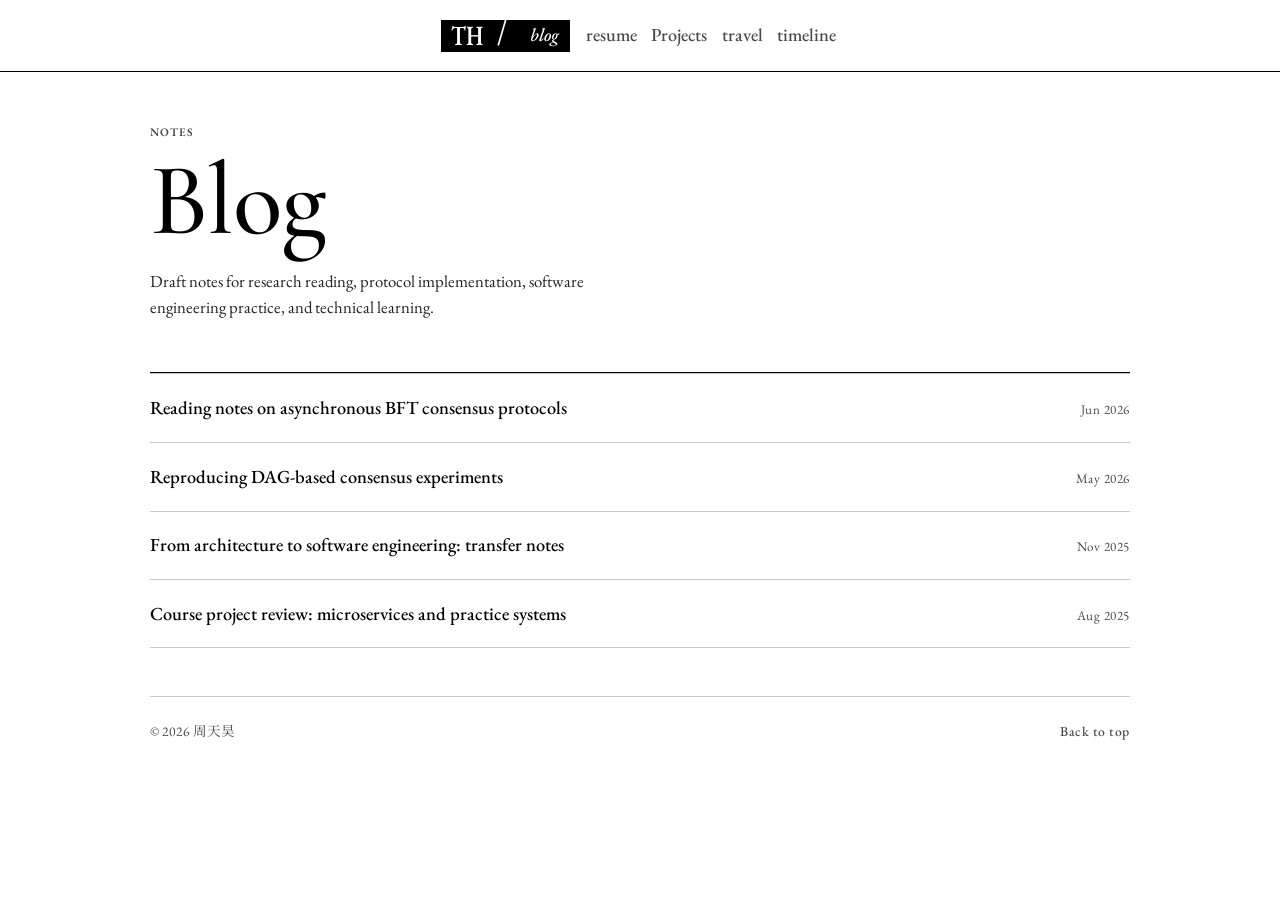
<file: writing.html>
<!doctype html>
<html lang="zh-CN">
  <head>
    <meta charset="UTF-8" />
    <meta name="viewport" content="width=device-width, initial-scale=1.0" />
    <meta name="description" content="周天昊的科研与工程学习笔记。" />
    <title>周天昊 · Blog</title>
    <link rel="preconnect" href="https://fonts.googleapis.com" />
    <link rel="preconnect" href="https://fonts.gstatic.com" crossorigin />
    <link
      href="https://fonts.googleapis.com/css2?family=Cormorant+Garamond:ital,wght@0,500;0,600;1,500&family=EB+Garamond:ital,wght@0,400;0,500;0,600;1,400;1,500&family=Noto+Serif+SC:wght@400;500;600&display=swap"
      rel="stylesheet"
    />
    <link rel="stylesheet" href="styles.css" />
  </head>
  <body data-page="writing">
    <header class="site-header" id="top">
      <a class="brand" href="index.html" aria-label="Home"><span class="brand-text"><span class="brand-th">TH</span><span class="brand-slash">/</span></span></a>
      <nav class="nav" aria-label="Primary navigation">
        <a class="nav-link" href="index.html" data-short="resume" data-route="resume">resume</a>
        <a class="nav-link" href="projects.html" data-short="Projects" data-route="Projects">Projects</a>
        <a class="is-active nav-link" href="writing.html" aria-current="page" data-short="blog" data-route="blog">Blog</a>
        <a class="nav-link" href="travel.html" data-short="travel" data-route="travel">Travel</a>
        <a class="nav-link" href="timeline.html" data-short="timeline" data-route="timeline">Timeline</a>
      </nav>
    </header>

    <main class="single-shell page-enter">
      <section class="page-title">
        <p class="eyebrow">Notes</p>
        <h1>Blog</h1>
        <p>
          Draft notes for research reading, protocol implementation, software
          engineering practice, and technical learning.
        </p>
      </section>

      <section class="writing-list stagger-list" aria-label="Writing list">
        <a href="projects.html">
          <span>Reading notes on asynchronous BFT consensus protocols</span>
          <time datetime="2026-06">Jun 2026</time>
        </a>
        <a href="projects.html">
          <span>Reproducing DAG-based consensus experiments</span>
          <time datetime="2026-05">May 2026</time>
        </a>
        <a href="index.html">
          <span>From architecture to software engineering: transfer notes</span>
          <time datetime="2025-11">Nov 2025</time>
        </a>
        <a href="https://gitee.com/xenogene/software_practice_complex_microservice">
          <span>Course project review: microservices and practice systems</span>
          <time datetime="2025-08">Aug 2025</time>
        </a>
      </section>
    </main>

    <footer class="footer single-footer">
      <span>© 2026 周天昊</span>
      <a href="#top">Back to top</a>
    </footer>
    <script src="nav.js"></script>
  </body>
</html>
</file>
<file: styles.css>
:root {
  --bg: #ffffff;
  --panel: #ffffff;
  --ink: #000000;
  --muted: #4a4a4a;
  --soft: #707070;
  --line: #c8c8c8;
  --line-strong: #000000;
  --inverse: #ffffff;
  --shadow: 0 8px 24px rgba(0, 0, 0, 0.06);
  --logo-stretch: 1.52;
  --th-stretch: 1.3;
  --nav-box: 32px;
  --serif: "EB Garamond", "Noto Serif SC", Georgia, "Times New Roman", serif;
  --display: "Cormorant Garamond", "EB Garamond", "Noto Serif SC", Georgia, serif;
  --track: 0.08em;
}

* {
  box-sizing: border-box;
}

html {
  scroll-behavior: smooth;
}

body {
  margin: 0;
  font-size: 1rem;
  color: var(--ink);
  background: var(--bg);
  font-family: var(--serif);
  font-weight: 400;
  line-height: 1.6;
  font-kerning: normal;
  font-variant-numeric: lining-nums;
  text-rendering: optimizeLegibility;
  -webkit-font-smoothing: antialiased;
}

h1,
h2,
h3 {
  font-weight: 500;
  text-wrap: balance;
}

p {
  text-wrap: pretty;
}

a {
  color: inherit;
  text-decoration: none;
}

a:hover {
  color: #000000;
}

.site-header {
  position: sticky;
  top: 0;
  z-index: 10;
  display: flex;
  align-items: center;
  justify-content: center;
  flex-wrap: wrap;
  min-height: 72px;
  padding: 0.65rem 5vw;
  border-bottom: 1px solid var(--ink);
  background: rgba(255, 255, 255, 0.94);
  backdrop-filter: blur(14px);
  animation: header-drop 520ms ease both;
}

.brand {
  display: inline-flex;
  align-items: center;
  justify-content: center;
  height: var(--nav-box);
  padding: 0 0.62rem;
  background: var(--ink);
  color: var(--inverse);
  font-family: var(--serif);
  font-weight: 600;
  font-size: 1.12rem;
  line-height: 1;
}

.brand-text {
  display: inline-block;
  transform: translateY(-0.13em);
}

.brand-th {
  display: inline-block;
  font-size: 1.2em;
  transform: scaleY(var(--th-stretch));
}

.brand-slash {
  display: inline-block;
  margin-left: 0.5em;
  font-size: 1.6em;
  transform: translateY(-0.15em) scaleY(var(--logo-stretch));
}

.brand:hover {
  color: var(--inverse);
  opacity: 0.82;
}

.nav {
  display: flex;
  align-items: center;
  gap: 0.5rem;
  font-family: var(--serif);
  font-size: 1.14rem;
  font-weight: 500;
  line-height: 1;
}

.nav a {
  position: relative;
  display: inline-flex;
  align-items: center;
  justify-content: center;
  height: var(--nav-box);
  padding: 0 0.2rem;
  color: var(--muted);
  transition: color 180ms ease, background 180ms ease;
}

.nav-label {
  display: inline-block;
}

.nav a::after {
  position: absolute;
  right: 0.2rem;
  bottom: 0.3rem;
  left: 0.2rem;
  height: 1px;
  background: currentColor;
  content: "";
  transform: scaleX(0);
  transform-origin: left;
  transition: transform 180ms ease;
}

.nav a:hover {
  color: var(--ink);
}

.nav a:hover::after {
  transform: scaleX(1);
}

.nav a.is-active {
  order: -1;
  margin-right: 0.3rem;
  padding: 0 0.7rem;
  background: var(--ink);
  color: var(--inverse);
  font-weight: 500;
}

.nav a.is-active::after {
  display: none;
}

.nav a.is-active:hover {
  color: var(--inverse);
}

.nav a.is-active .nav-label {
  font-style: italic;
}

.nav a.is-typing::before {
  width: 1px;
  height: 1em;
  margin-right: 0.08rem;
  background: currentColor;
  content: "";
  animation: caret-blink 780ms steps(1, end) infinite;
}

.page-shell,
.single-shell,
.cv-shell {
  width: min(1180px, 92vw);
  margin: 0 auto;
}

.page-shell {
  display: grid;
  grid-template-columns: minmax(220px, 290px) minmax(0, 760px);
  gap: clamp(1.75rem, 4vw, 3.8rem);
  padding: clamp(1.9rem, 4vw, 3.2rem) 0 3rem;
}

.single-shell,
.cv-shell {
  padding: clamp(1.9rem, 4vw, 3.2rem) 0 3rem;
}

.single-shell {
  max-width: 980px;
}

.cv-shell {
  max-width: 940px;
}

.page-enter {
  animation: page-in 520ms ease both;
}

body.is-leaving .page-enter,
body.is-leaving .site-header,
body.is-leaving .footer {
  animation: page-out 240ms ease both;
}

.profile-panel {
  position: sticky;
  top: 88px;
  align-self: start;
  padding: 0.4rem 0 0;
}

.portrait {
  display: block;
  width: min(100%, 164px);
  aspect-ratio: 2 / 3;
  margin-bottom: 1.4rem;
  border: 1px solid var(--ink);
  background: var(--panel);
  box-shadow: var(--shadow);
  overflow: hidden;
}

.portrait img {
  display: block;
  width: 100%;
  height: 100%;
  object-fit: cover;
  object-position: 50% 19%;
}

.profile-block {
  padding: 0.68rem 0;
  border-top: 1px solid var(--line);
}

.profile-block:last-child {
  border-bottom: 1px solid var(--line);
}

.profile-block p,
.profile-block a {
  margin: 0;
  overflow-wrap: anywhere;
}

.label,
.eyebrow,
.meta {
  margin: 0;
  color: var(--muted);
  font-size: 0.72rem;
  font-weight: 600;
  letter-spacing: var(--track);
  text-transform: uppercase;
}

.content {
  min-width: 0;
}

.intro {
  min-height: min(520px, calc(100vh - 60px));
  padding: 0 0 clamp(2.5rem, 5vw, 3.8rem);
  border-bottom: 1px solid var(--line-strong);
}

.intro h1,
.page-title h1,
.cv-hero h1 {
  margin: 0.5rem 0 0;
  font-family: var(--display);
  font-size: clamp(3.25rem, 9vw, 6.4rem);
  font-weight: 500;
  line-height: 0.98;
  letter-spacing: -0.01em;
}

.intro h1 {
  font-size: clamp(2.35rem, 5.4vw, 4rem);
}

.intro h1 span {
  display: block;
  margin-top: 0.42rem;
  color: var(--muted);
  font-family: var(--serif);
  font-size: clamp(1.25rem, 2.5vw, 1.8rem);
  font-weight: 500;
}

.intro h2 {
  margin: 1.25rem 0 0.85rem;
  font-size: clamp(1.12rem, 2.5vw, 1.6rem);
  line-height: 1.2;
  font-weight: 600;
}

.intro p:not(.eyebrow),
.page-title p:not(.eyebrow),
.cv-hero p:not(.eyebrow) {
  max-width: 60ch;
  margin: 1.1rem 0 0;
  color: #222222;
  font-size: 1.05rem;
  line-height: 1.6;
}

.page-title {
  min-height: 220px;
  padding-bottom: clamp(2.2rem, 4vw, 3.2rem);
  border-bottom: 1px solid var(--line-strong);
}

.section {
  padding: clamp(2rem, 4vw, 3.2rem) 0;
  border-bottom: 1px solid var(--line);
}

.section-heading {
  display: grid;
  grid-template-columns: 8rem minmax(0, 1fr);
  gap: 1rem;
  align-items: baseline;
  margin-bottom: 1rem;
}

.section-heading h2 {
  margin: 0;
  font-family: var(--display);
  font-size: clamp(1.5rem, 3.2vw, 2.25rem);
  line-height: 1.05;
}

.timeline,
.project-list,
.writing-list,
.cv-list {
  display: grid;
  gap: 1px;
  border-top: 1px solid var(--line);
  border-bottom: 1px solid var(--line);
}

.timeline-item,
.project,
.writing-list a,
.cv-item {
  background: var(--panel);
}

.timeline-item,
.project {
  padding: 1.4rem 0;
  border-top: 1px solid var(--line);
}

.timeline-item:first-child,
.project:first-child {
  border-top: 0;
}

.timeline-item h3,
.project h2,
.project h3,
.life-grid h2 {
  margin: 0.3rem 0 0.4rem;
  font-size: 1.2rem;
  font-weight: 500;
  line-height: 1.3;
}

.timeline-item p:not(.meta),
.project p:not(.meta) {
  max-width: 68ch;
  margin: 0;
  color: #222222;
}

.project {
  display: grid;
  grid-template-columns: minmax(0, 1fr) auto;
  gap: 1rem;
}

.project-rich {
  grid-template-columns: 4rem minmax(0, 1fr) auto;
}

.project-mark {
  display: grid;
  width: 2.8rem;
  height: 2.8rem;
  place-items: center;
  border: 1px solid var(--ink);
  font-weight: 500;
  font-size: 0.9rem;
  letter-spacing: 0.04em;
}

.tag-row {
  display: flex;
  flex-wrap: wrap;
  gap: 0.35rem;
  margin-top: 0.8rem;
}

.tag-row span,
.skill-grid span {
  border: 1px solid var(--ink);
  background: var(--panel);
  padding: 0.2rem 0.5rem;
  color: var(--ink);
  font-size: 0.74rem;
  font-weight: 500;
  letter-spacing: 0.04em;
  line-height: 1.4;
}

.links {
  display: flex;
  flex-wrap: wrap;
  gap: 0.4rem;
  align-content: start;
  justify-content: end;
}

.links a,
.button {
  display: inline-flex;
  align-items: center;
  justify-content: center;
  min-height: 30px;
  padding: 0.25rem 0.6rem;
  border: 1px solid var(--ink);
  background: transparent;
  font-size: 0.78rem;
  font-weight: 500;
  letter-spacing: 0.06em;
  line-height: 1;
  transition: background 160ms ease, color 160ms ease, transform 160ms ease;
}

.links a:hover,
.button:hover {
  background: var(--ink);
  color: var(--inverse);
  transform: translateY(-1px);
}

.writing-list a {
  display: grid;
  grid-template-columns: minmax(0, 1fr) auto;
  gap: 1rem;
  align-items: baseline;
  padding: 1.3rem 0;
  border-top: 1px solid var(--line);
}

.writing-list a:first-child {
  border-top: 0;
}

.writing-list span {
  font-size: 1.15rem;
  font-weight: 500;
  line-height: 1.35;
}

.writing-list time {
  color: var(--muted);
  font-size: 0.82rem;
  letter-spacing: 0.04em;
}

.button {
  min-height: 34px;
  padding: 0.42rem 0.75rem;
}

.hero-actions {
  display: inline-grid;
  min-width: 4.25rem;
  gap: 0.55rem;
  justify-items: stretch;
}

.hero-actions .button {
  min-height: 34px;
  padding: 0.36rem 0.72rem;
  font-size: 0.78rem;
}

.cv-hero {
  display: flex;
  align-items: flex-start;
  justify-content: space-between;
  gap: 1.5rem;
  min-height: 200px;
  padding-bottom: 2rem;
  border-bottom: 2px solid var(--ink);
}

.cv-hero h1 {
  margin-bottom: 0.5rem;
  font-size: clamp(3rem, 6.2vw, 4.8rem);
}

.cv-hero p:not(.eyebrow) {
  max-width: none;
  color: var(--muted);
  font-size: 1rem;
  font-style: italic;
}

.cn-name {
  display: block;
  margin: 0.65rem 0 0;
  color: var(--muted);
  font-size: 0.22em;
  font-weight: 500;
  line-height: 1.1;
}

.cn-line {
  color: var(--muted) !important;
  font-size: 0.9rem;
  line-height: 1.7;
}

.cn-label {
  display: block;
  color: var(--muted);
  font-size: 0.8rem;
  font-weight: 400;
  letter-spacing: 0.04em;
  line-height: 1.4;
  text-transform: none;
}

.cv-section {
  display: grid;
  grid-template-columns: 10.5rem minmax(0, 1fr);
  gap: 2rem;
  padding: 2.4rem 0;
  border-bottom: 1px solid var(--line);
}

.cv-section h2 {
  display: grid;
  gap: 0.35rem;
  align-content: start;
  margin: 0.3rem 0 0;
  font-size: 0.8rem;
  font-weight: 600;
  letter-spacing: var(--track);
  line-height: 1.5;
  text-transform: uppercase;
}

.cv-item {
  display: grid;
  grid-template-columns: 6.5rem minmax(0, 1fr);
  gap: 1.5rem;
  padding: 1.35rem 0;
  border-top: 1px solid var(--line);
}

.cv-item:first-child {
  border-top: 0;
}

.cv-time {
  margin: 0.2rem 0 0;
  color: var(--muted);
  font-size: 0.78rem;
  font-weight: 500;
  letter-spacing: 0.04em;
  line-height: 1.5;
}

.cv-item h3 {
  margin: 0 0 0.6rem;
  font-size: 1.2rem;
  font-weight: 500;
  line-height: 1.35;
}

.cv-item p {
  margin: 0.7rem 0 0;
  color: #222222;
  font-size: 0.98rem;
  line-height: 1.7;
}

.cv-item h3 + p {
  margin-top: 0;
}

.cv-item .cn-line {
  margin-top: 1.05rem;
  font-size: 0.9rem;
  line-height: 1.8;
}

.cv-item .cn-line:not(.highlight-note) {
  padding-top: 0.9rem;
  border-top: 1px solid var(--line);
}

.publication-note {
  margin-top: 0.85rem !important;
  color: var(--muted) !important;
  font-size: 0.88rem;
}

.highlight-note {
  display: block;
  padding: 0.58rem 0.7rem;
  background: var(--ink);
  color: var(--inverse) !important;
}

.highlight-note .inline-link,
.highlight-note a {
  border-color: var(--inverse);
  color: var(--inverse);
}

.inline-link {
  border-bottom: 1px solid currentColor;
  color: #111111;
  font-weight: 500;
}

.inline-link:hover {
  color: var(--ink);
}

.course-grid {
  display: grid;
  gap: 1px;
  border-top: 1px solid var(--line);
  border-bottom: 1px solid var(--line);
}

.course-grid article {
  padding: 0.8rem 0;
  border-top: 1px solid var(--line);
  background: var(--panel);
}

.course-grid article:first-child {
  border-top: 0;
}

.course-grid h3 {
  margin: 0 0 0.35rem;
  font-size: 1.15rem;
}

.course-grid p {
  margin: 0.2rem 0 0;
  color: #3f3f3f;
}

.skill-grid {
  display: flex;
  flex-wrap: wrap;
  gap: 0.55rem;
}

.appendix-section {
  border-bottom: 2px solid var(--ink);
}

.grade-table {
  display: grid;
  margin-top: 1.25rem;
  border-top: 1px solid var(--line-strong);
  border-bottom: 1px solid var(--line-strong);
  font-variant-numeric: lining-nums tabular-nums;
}

.grade-row {
  display: grid;
  grid-template-columns: minmax(12rem, 1.5fr) minmax(8rem, 1fr) 5rem 5rem;
  gap: 0.75rem;
  align-items: baseline;
  padding: 0.5rem 0;
  border-top: 1px solid var(--line);
  font-size: 0.94rem;
}

.grade-row:first-child {
  border-top: 0;
}

.grade-head {
  color: var(--muted);
  font-size: 0.72rem;
  font-weight: 600;
  letter-spacing: var(--track);
  text-transform: uppercase;
}

.grade-row span:nth-child(3),
.grade-row span:nth-child(4) {
  text-align: right;
}

.grade-row span {
  min-width: 0;
  overflow-wrap: anywhere;
}

.life-grid {
  display: grid;
  grid-template-columns: repeat(3, minmax(0, 1fr));
  gap: 1px;
  border: 1px solid var(--line);
}

.life-grid article {
  min-width: 0;
  padding: 0.75rem;
  background: var(--panel);
}

.life-image {
  aspect-ratio: 4 / 3;
  margin-bottom: 1rem;
  border: 1px solid var(--ink);
}

.travel-layout {
  display: grid;
  grid-template-columns: minmax(0, 1fr);
  gap: 2rem;
  padding: 2rem 0 2.2rem;
  border-bottom: 1px solid var(--line);
}

.east-asia-map {
  width: 100%;
  min-height: 470px;
  border: 1px solid var(--ink);
  background: #eeeeee;
  filter: grayscale(1) contrast(1.04);
}

.map-note {
  margin: 0.85rem 0 0;
  color: var(--muted);
  font-size: 0.9rem;
  font-style: italic;
  line-height: 1.7;
}

.travel-photo-grid {
  display: grid;
  grid-template-columns: repeat(3, minmax(0, 1fr));
  gap: 1px;
  margin-top: 2rem;
  border: 1px solid var(--line);
}

.travel-photo-grid article {
  min-width: 0;
  padding: 1rem;
  background: var(--panel);
}

.photo-slot {
  display: grid;
  min-height: 200px;
  margin-bottom: 1rem;
  place-items: center;
  border: 1px dashed var(--ink);
  color: var(--muted);
  font-size: 0.74rem;
  letter-spacing: var(--track);
  text-transform: uppercase;
}

.travel-photo-grid h2 {
  margin: 0;
  font-size: 1.2rem;
}

.travel-photo-grid p {
  margin: 0.5rem 0 0;
  color: var(--muted);
  font-size: 0.92rem;
  line-height: 1.65;
}

.travel-page .page-title {
  min-height: 220px;
}

.leaflet-container {
  min-height: 470px;
  font-family: var(--serif);
  font-size: 0.8rem;
  background: #eeeeee;
}

.leaflet-control-zoom a {
  color: #000000 !important;
  border-radius: 0 !important;
}

.city-marker {
  fill: #000000;
  stroke: #ffffff;
  stroke-width: 1.5;
}

.city-marker.international {
  fill: #ffffff;
  stroke: #000000;
}

.leaflet-tooltip.city-label {
  padding: 0.16rem 0.4rem;
  border: 1px solid #000000;
  border-radius: 0;
  background: #ffffff;
  color: #000000;
  font-family: var(--serif);
  font-size: 0.8rem;
  box-shadow: none;
}

.leaflet-tooltip.city-label::before {
  border-top-color: #000000;
}

.timeline-dense {
  gap: 0;
  border-bottom: 1px solid var(--line-strong);
}

.timeline-dense .timeline-item {
  display: grid;
  grid-template-columns: 9rem minmax(0, 1fr);
  gap: 1rem;
  padding: 1.4rem 0;
}

.timeline-dense .timeline-item h3 {
  margin-top: 0;
}

.timeline-dense .timeline-item p:not(.meta) {
  font-size: 0.95rem;
}

.timeline-dense .timeline-item .meta {
  padding-top: 0.45rem;
}

.image-one {
  background:
    linear-gradient(145deg, transparent 0 42%, rgba(255, 255, 255, 0.18) 42% 45%, transparent 45%),
    repeating-linear-gradient(90deg, #181818 0 18px, #2c2c2c 18px 36px);
}

.image-two {
  background:
    radial-gradient(circle at 68% 34%, rgba(255, 255, 255, 0.28), transparent 20%),
    linear-gradient(135deg, #111111, #3a3a3a);
}

.image-three {
  background:
    linear-gradient(180deg, #101010 0 35%, #767676 35% 36%, #272727 36% 100%),
    repeating-linear-gradient(0deg, rgba(255, 255, 255, 0.1) 0 1px, transparent 1px 16px);
}

.footer {
  display: flex;
  justify-content: space-between;
  gap: 1rem;
  width: min(1180px, 90vw);
  margin: 0 auto;
  padding: 1.5rem 0 2.4rem;
  border-top: 1px solid var(--line);
  color: var(--muted);
  font-size: 0.85rem;
}

.single-footer {
  max-width: 980px;
}

.footer a {
  font-weight: 500;
  letter-spacing: 0.04em;
}

.stagger-list > * {
  animation: item-in 460ms ease both;
}

.stagger-list > *:nth-child(2) {
  animation-delay: 60ms;
}

.stagger-list > *:nth-child(3) {
  animation-delay: 120ms;
}

.stagger-list > *:nth-child(4) {
  animation-delay: 180ms;
}

@keyframes header-drop {
  from {
    opacity: 0;
    transform: translateY(-8px);
  }

  to {
    opacity: 1;
    transform: translateY(0);
  }
}

@keyframes page-in {
  from {
    opacity: 0;
    transform: translateY(12px);
  }

  to {
    opacity: 1;
    transform: translateY(0);
  }
}

@keyframes item-in {
  from {
    opacity: 0;
    transform: translateY(10px);
  }

  to {
    opacity: 1;
    transform: translateY(0);
  }
}

@keyframes page-out {
  to {
    opacity: 0;
    transform: translateY(-6px);
  }
}

@keyframes caret-blink {
  50% {
    opacity: 0;
  }
}

@media (prefers-reduced-motion: reduce) {
  *,
  *::before,
  *::after {
    animation-duration: 1ms !important;
    scroll-behavior: auto !important;
    transition-duration: 1ms !important;
  }
}

@media (max-width: 820px) {
  .site-header {
    min-height: 64px;
  }

  .nav {
    font-size: 1.1rem;
  }

  .page-shell {
    grid-template-columns: 1fr;
    width: min(680px, 88vw);
    padding-top: 1.45rem;
  }

  .single-shell,
  .cv-shell {
    width: min(680px, 88vw);
  }

  .profile-panel {
    position: static;
    display: grid;
    grid-template-columns: minmax(120px, 140px) minmax(0, 1fr);
    gap: 0.85rem 1.1rem;
    align-items: start;
  }

  .portrait {
    grid-row: span 3;
    margin: 0;
  }

  .profile-block {
    padding: 0.45rem 0;
  }

  .intro {
    min-height: auto;
  }

  .intro h1,
  .page-title h1,
  .cv-hero h1 {
    font-size: clamp(2.55rem, 10vw, 3.3rem);
    line-height: 1;
  }

  .intro h2 {
    font-size: clamp(1rem, 3.7vw, 1.35rem);
  }

  .cv-section,
  .cv-item {
    grid-template-columns: 1fr;
    gap: 1.1rem;
  }

  .life-grid {
    grid-template-columns: 1fr;
  }

  .travel-layout {
    grid-template-columns: 1fr;
    gap: 1.4rem;
    padding: 1.5rem 0 1.8rem;
  }

  .travel-index {
    padding: 0.9rem 0 0;
    border-top: 1px solid var(--line);
    border-left: 0;
  }

  .travel-photo-grid {
    grid-template-columns: 1fr;
  }

  .timeline-dense .timeline-item {
    grid-template-columns: 7rem minmax(0, 1fr);
    gap: 0.8rem;
  }

  .grade-row {
    grid-template-columns: minmax(0, 1.4fr) minmax(0, 1fr) 3.5rem 3.5rem;
  }
}

@media (max-width: 560px) {
  :root {
    --logo-stretch: 1.38;
    --nav-box: 28px;
  }

  .site-header {
    align-items: center;
    justify-content: center;
    min-height: auto;
    padding: 0.62rem 4vw;
  }

  .brand {
    font-size: 1rem;
  }

  .nav {
    flex-wrap: wrap;
    justify-content: center;
    gap: 0.05rem 0.3rem;
    font-size: 1.01rem;
  }

  .nav a.is-active {
    margin-right: 0.16rem;
    padding: 0 0.55rem;
  }

  .page-shell,
  .single-shell,
  .cv-shell {
    width: min(100% - 1.5rem, 560px);
  }

  .page-shell {
    gap: 0.9rem;
    padding-top: 1rem;
  }

  .profile-panel {
    grid-template-columns: minmax(86px, 96px) minmax(0, 1fr);
    gap: 0.6rem 0.8rem;
  }

  .portrait {
    width: 100%;
    grid-row: span 3;
  }

  .intro h1,
  .page-title h1,
  .cv-hero h1 {
    font-size: clamp(2.2rem, 11vw, 2.7rem);
  }

  .cv-hero p:not(.eyebrow) {
    font-size: 0.92rem;
  }

  .intro h1 span {
    font-size: clamp(1.05rem, 5.5vw, 1.45rem);
  }

  .intro p:not(.eyebrow),
  .page-title p:not(.eyebrow),
  .cv-hero p:not(.eyebrow),
  .cv-item p,
  .course-grid p {
    font-size: 0.95rem;
    line-height: 1.7;
  }

  .single-shell,
  .cv-shell {
    padding-top: 1.1rem;
  }

  .cv-hero {
    min-height: auto;
    padding-bottom: 1.45rem;
  }

  .cv-section {
    padding: 1.8rem 0;
  }

  .cv-item {
    padding: 1rem 0;
  }

  .profile-block {
    padding: 0.34rem 0;
    font-size: 0.92rem;
  }

  .label,
  .eyebrow,
  .meta {
    font-size: 0.66rem;
  }

  .section-heading,
  .project,
  .project-rich,
  .writing-list a,
  .cv-hero {
    grid-template-columns: 1fr;
    gap: 0.75rem;
  }

  .cv-hero {
    display: grid;
  }

  .button {
    width: fit-content;
    min-height: 32px;
    padding: 0.34rem 0.7rem;
  }

  .hero-actions {
    min-width: 4rem;
    justify-items: start;
  }

  .links {
    justify-content: start;
  }

  .east-asia-map {
    min-height: 0;
    height: 370px;
  }

  .leaflet-container {
    min-height: 370px;
  }

  .timeline-dense .timeline-item {
    grid-template-columns: 1fr;
    gap: 0.35rem;
  }

  .timeline-dense .timeline-item .meta {
    padding-top: 0;
  }

  .grade-row {
    grid-template-columns: 1fr 1fr;
    gap: 0.25rem 0.8rem;
    padding: 0.58rem 0;
  }

  .grade-row span:nth-child(1),
  .grade-row span:nth-child(2) {
    grid-column: 1 / -1;
    text-align: left;
  }

  .grade-row span:nth-child(3),
  .grade-row span:nth-child(4) {
    grid-column: auto;
    text-align: left;
  }

  .grade-head {
    display: none;
  }

  .grade-row span:nth-child(3)::before {
    color: var(--muted);
    content: "Credits ";
  }

  .grade-row span:nth-child(4)::before {
    color: var(--muted);
    content: "Grade ";
  }

  .footer {
    width: min(100% - 2rem, 560px);
  }
}
</file>
